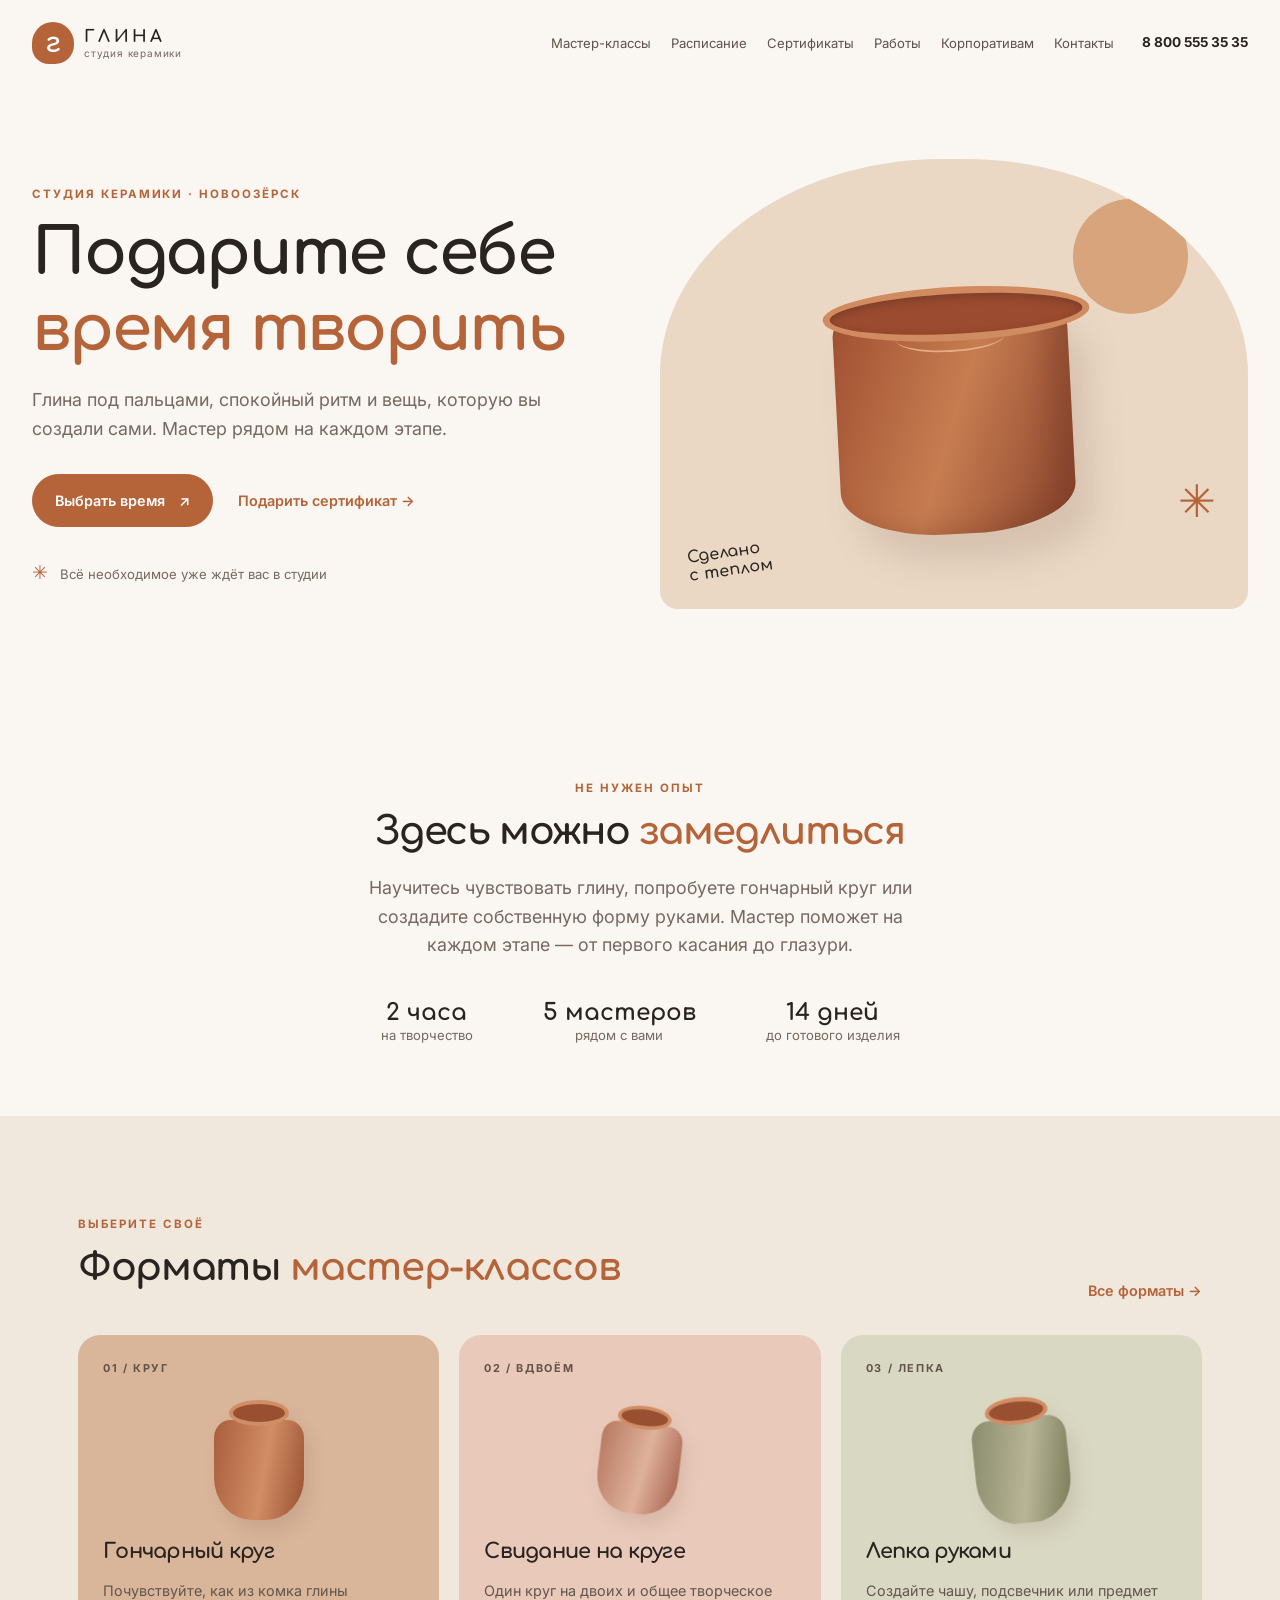
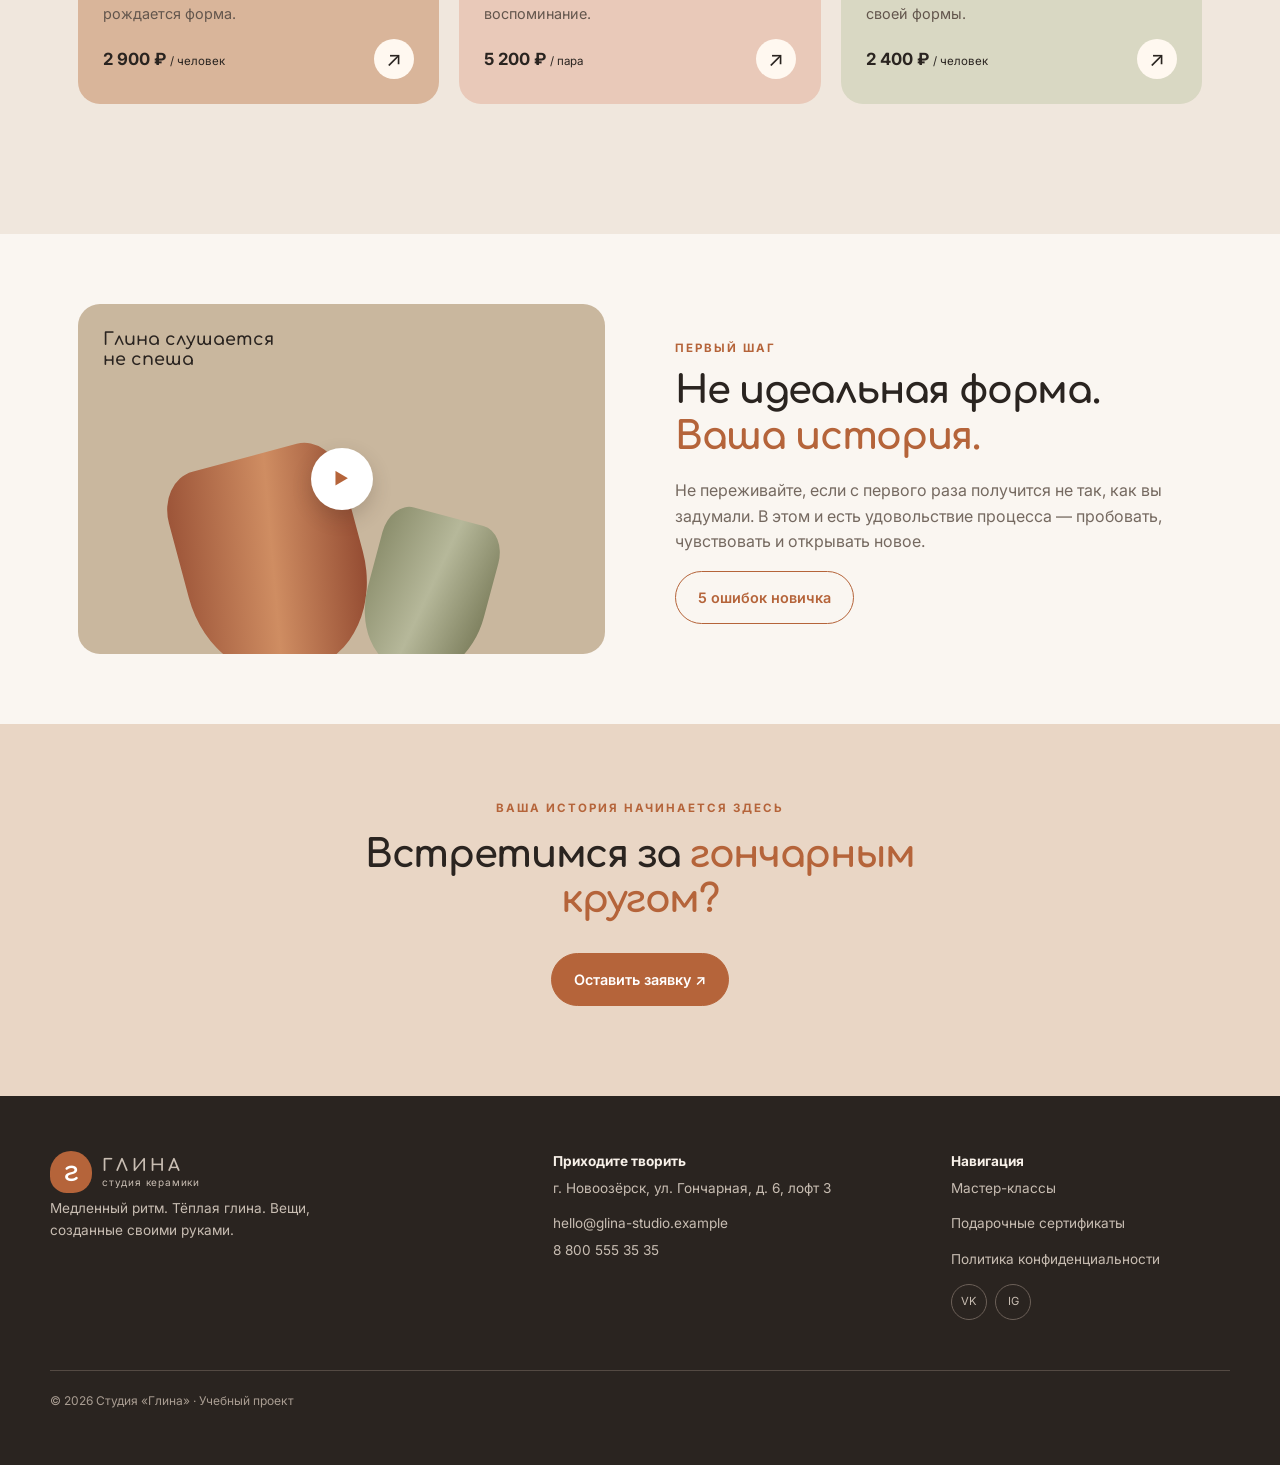
<file: Site/index.html>
<!doctype html>
<html lang="ru">
<head><!-- Google tag (gtag.js) -->
<script async src="https://www.googletagmanager.com/gtag/js?id=G-KFC1Y4EBLS"></script>
<script>
  window.dataLayer = window.dataLayer || [];
  function gtag(){dataLayer.push(arguments);}
  gtag('js', new Date());

  gtag('config', 'G-KFC1Y4EBLS');
</script>
  <meta charset="utf-8">
  <meta name="viewport" content="width=device-width, initial-scale=1">
  <meta name="theme-color" content="#FAF6F1">
  <meta name="description" content="Мастер-классы по гончарному кругу и лепке, расписание и подарочные сертификаты студии «Глина».">
  <meta property="og:title" content="Студия керамики">
  <meta property="og:description" content="Мастер-классы по гончарному кругу и лепке, расписание и подарочные сертификаты студии «Глина».">
  <meta property="og:image" content="img/og-cover.svg">
  <title>Студия керамики — Глина</title>
  <link rel="icon" href="img/favicon.svg" type="image/svg+xml">
  <link rel="preconnect" href="https://fonts.googleapis.com">
  <link rel="preconnect" href="https://fonts.gstatic.com" crossorigin>
  <link href="https://fonts.googleapis.com/css2?family=Comfortaa:wght@400;500;600;700&family=Inter:wght@400;500;600;700&display=swap" rel="stylesheet">
  <link rel="stylesheet" href="css/style.css">
  <script src="js/analytics.js" defer></script>
  <script src="js/main.js" defer></script>
</head>
<body>
<header class="site-header">
  <a class="brand" href="index.html" aria-label="Глина — главная"><span class="brand-mark">г</span><span><b>ГЛИНА</b><small>студия керамики</small></span></a>
  <button class="menu-toggle" aria-label="Открыть меню" aria-expanded="false">☰</button>
  <nav class="main-nav" aria-label="Основная навигация">
    <a href="classes.html">Мастер-классы</a><a href="schedule.html">Расписание</a><a href="gift.html">Сертификаты</a><a href="gallery.html">Работы</a><a href="corporate.html">Корпоративам</a><a href="contacts.html">Контакты</a>
  </nav>
  <a class="header-phone" href="tel:88005553535" data-event="contact_click" data-contact-type="phone">8 800 555 35 35</a>
</header>
<main>

<section class="hero">
  <div class="hero-copy"><p class="eyebrow">СТУДИЯ КЕРАМИКИ · НОВООЗЁРСК</p><h1>Подарите себе<br><em>время творить</em></h1><p class="lead">Глина под пальцами, спокойный ритм и вещь, которую вы создали сами. Мастер рядом на каждом этапе.</p><div class="hero-actions"><a class="btn" href="schedule.html" data-event="cta_click" data-button-name="hero_schedule" data-page-section="hero">Выбрать время <span>↗</span></a><a class="text-link" href="gift.html">Подарить сертификат →</a></div><div class="hero-note"><span>✳</span> Всё необходимое уже ждёт вас в студии</div></div>
  <div class="hero-art"><div class="sun"></div><div class="hero-pot"><div class="pot-neck"></div></div><div class="art-label">Сделано<br>с теплом</div><span class="art-star">✳</span></div>
</section>
<section class="intro section-wrap"><p class="eyebrow">НЕ НУЖЕН ОПЫТ</p><h2>Здесь можно <em>замедлиться</em></h2><p class="section-lead">Научитесь чувствовать глину, попробуете гончарный круг или создадите собственную форму руками. Мастер поможет на каждом этапе — от первого касания до глазури.</p><div class="stats"><div><b>2 часа</b><span>на творчество</span></div><div><b>5 мастеров</b><span>рядом с вами</span></div><div><b>14 дней</b><span>до готового изделия</span></div></div></section>
<section class="formats-band"><div class="section-wrap"><div class="section-heading"><div><p class="eyebrow">ВЫБЕРИТЕ СВОЁ</p><h2>Форматы <em>мастер-классов</em></h2></div><a class="text-link" href="classes.html">Все форматы →</a></div><div class="cards three">
<article class="format-card clay-card"><div class="card-number">01 / КРУГ</div><div class="mini-vase vase-one"></div><h3>Гончарный круг</h3><p>Почувствуйте, как из комка глины рождается форма.</p><div class="card-bottom"><b>2 900 ₽ <small>/ человек</small></b><a href="classes.html" data-event="class_view" data-class-format="wheel" aria-label="Подробнее о гончарном круге">↗</a></div></article>
<article class="format-card peach-card"><div class="card-number">02 / ВДВОЁМ</div><div class="mini-vase vase-two"></div><h3>Свидание на круге</h3><p>Один круг на двоих и общее творческое воспоминание.</p><div class="card-bottom"><b>5 200 ₽ <small>/ пара</small></b><a href="classes.html" data-event="class_view" data-class-format="date" aria-label="Подробнее о свидании">↗</a></div></article>
<article class="format-card sand-card"><div class="card-number">03 / ЛЕПКА</div><div class="mini-vase vase-three"></div><h3>Лепка руками</h3><p>Создайте чашу, подсвечник или предмет своей формы.</p><div class="card-bottom"><b>2 400 ₽ <small>/ человек</small></b><a href="classes.html" data-event="class_view" data-class-format="handbuilding" aria-label="Подробнее о лепке">↗</a></div></article></div></div></section>
<section class="video-section section-wrap"><div class="video-art"><div class="video-play">▶</div><span>Глина слушается<br>не спеша</span></div><div><p class="eyebrow">ПЕРВЫЙ ШАГ</p><h2>Не идеальная форма.<br><em>Ваша история.</em></h2><p>Не переживайте, если с первого раза получится не так, как вы задумали. В этом и есть удовольствие процесса — пробовать, чувствовать и открывать новое.</p><a class="btn btn-outline" href="first-wheel.html">5 ошибок новичка</a></div></section>
<section class="closing-cta"><p class="eyebrow">ВАША ИСТОРИЯ НАЧИНАЕТСЯ ЗДЕСЬ</p><h2>Встретимся за <em>гончарным кругом?</em></h2><a class="btn" href="contacts.html" data-event="cta_click" data-button-name="home_contact" data-page-section="closing">Оставить заявку ↗</a></section>

</main>
<footer class="site-footer">
  <div class="footer-brand"><a class="brand brand-light" href="index.html"><span class="brand-mark">г</span><span><b>ГЛИНА</b><small>студия керамики</small></span></a><p>Медленный ритм. Тёплая глина. Вещи, созданные своими руками.</p></div>
  <div><b>Приходите творить</b><p>г. Новоозёрск, ул. Гончарная, д. 6, лофт 3</p><a href="mailto:hello@glina-studio.example" data-event="contact_click" data-contact-type="email">hello@glina-studio.example</a><p><a href="tel:88005553535" data-event="contact_click" data-contact-type="phone">8 800 555 35 35</a></p></div>
  <div><b>Навигация</b><p><a href="classes.html">Мастер-классы</a></p><p><a href="gift.html">Подарочные сертификаты</a></p><p><a href="privacy.html">Политика конфиденциальности</a></p><div class="socials"><a href="https://vk.com/" data-event="social_click" data-network="vk" data-page-section="footer">VK</a><a href="https://instagram.com/" data-event="social_click" data-network="instagram" data-page-section="footer">IG</a></div></div>
  <div class="copyright">© 2026 Студия «Глина» · Учебный проект</div>
</footer>
</body></html>
</file>
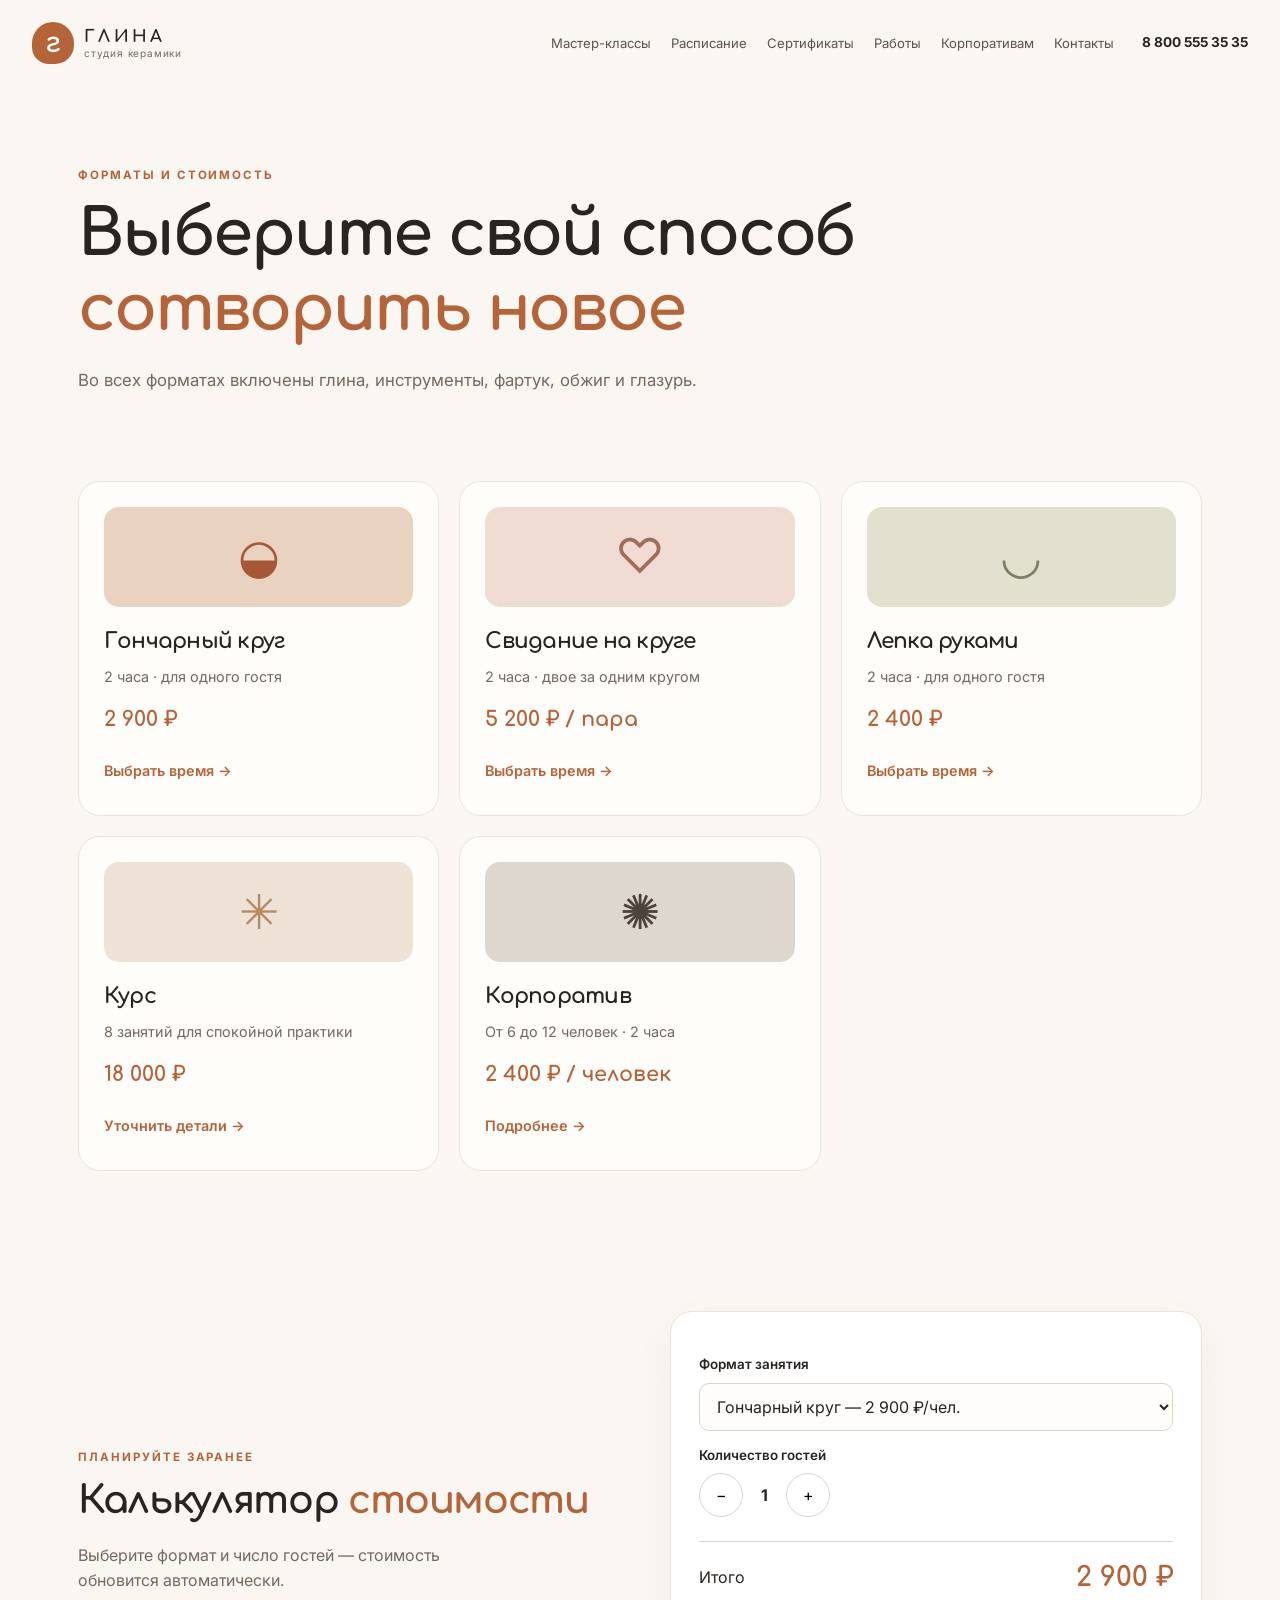
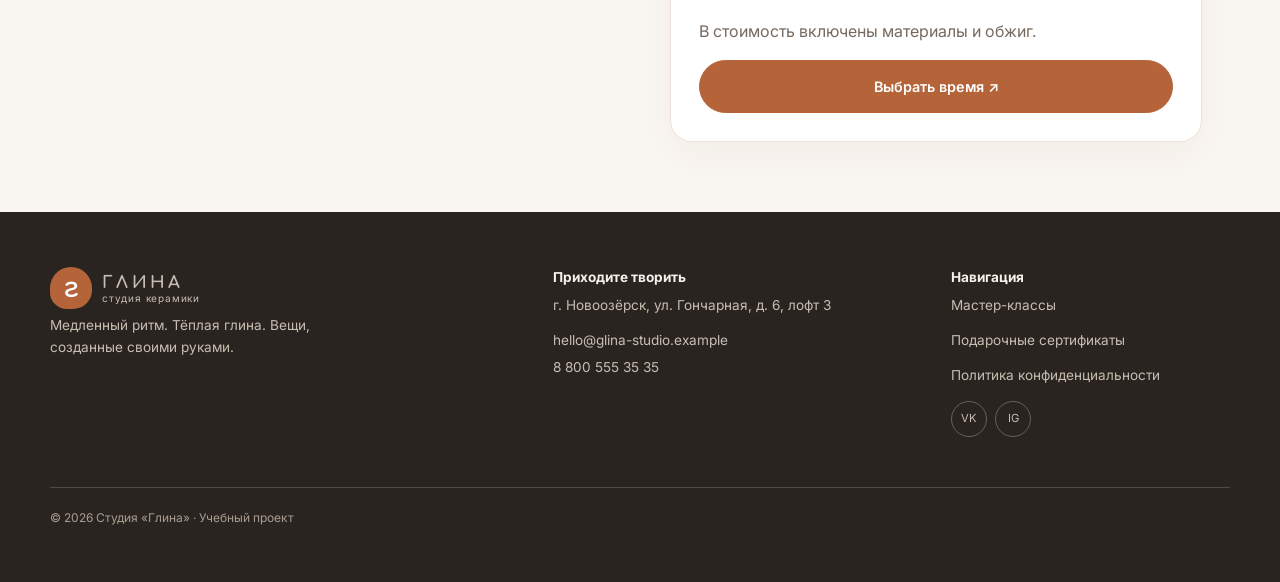
<file: Site/classes.html>
<!doctype html>
<html lang="ru">
<head><!-- Google tag (gtag.js) -->
<script async src="https://www.googletagmanager.com/gtag/js?id=G-KFC1Y4EBLS"></script>
<script>
  window.dataLayer = window.dataLayer || [];
  function gtag(){dataLayer.push(arguments);}
  gtag('js', new Date());

  gtag('config', 'G-KFC1Y4EBLS');
</script>
  <meta charset="utf-8">
  <meta name="viewport" content="width=device-width, initial-scale=1">
  <meta name="theme-color" content="#FAF6F1">
  <meta name="description" content="Форматы и стоимость занятий в студии керамики «Глина». Рассчитайте стоимость мастер-класса.">
  <meta property="og:title" content="Мастер-классы">
  <meta property="og:description" content="Форматы и стоимость занятий в студии керамики «Глина». Рассчитайте стоимость мастер-класса.">
  <meta property="og:image" content="img/og-cover.svg">
  <title>Мастер-классы — Глина</title>
  <link rel="icon" href="img/favicon.svg" type="image/svg+xml">
  <link rel="preconnect" href="https://fonts.googleapis.com">
  <link rel="preconnect" href="https://fonts.gstatic.com" crossorigin>
  <link href="https://fonts.googleapis.com/css2?family=Comfortaa:wght@400;500;600;700&family=Inter:wght@400;500;600;700&display=swap" rel="stylesheet">
  <link rel="stylesheet" href="css/style.css">
  <script src="js/analytics.js" defer></script>
  <script src="js/main.js" defer></script>
</head>
<body>
<header class="site-header">
  <a class="brand" href="index.html" aria-label="Глина — главная"><span class="brand-mark">г</span><span><b>ГЛИНА</b><small>студия керамики</small></span></a>
  <button class="menu-toggle" aria-label="Открыть меню" aria-expanded="false">☰</button>
  <nav class="main-nav" aria-label="Основная навигация">
    <a href="classes.html">Мастер-классы</a><a href="schedule.html">Расписание</a><a href="gift.html">Сертификаты</a><a href="gallery.html">Работы</a><a href="corporate.html">Корпоративам</a><a href="contacts.html">Контакты</a>
  </nav>
  <a class="header-phone" href="tel:88005553535" data-event="contact_click" data-contact-type="phone">8 800 555 35 35</a>
</header>
<main>

<section class="page-hero"><p class="eyebrow">ФОРМАТЫ И СТОИМОСТЬ</p><h1>Выберите свой способ<br><em>сотворить новое</em></h1><p>Во всех форматах включены глина, инструменты, фартук, обжиг и глазурь.</p></section>
<section class="section-wrap cards three class-list">
<article class="simple-card"><div class="card-illustration terracotta">◒</div><h2>Гончарный круг</h2><p>2 часа · для одного гостя</p><b class="price">2 900 ₽</b><a class="text-link" href="schedule.html">Выбрать время →</a></article>
<article class="simple-card"><div class="card-illustration blush">♡</div><h2>Свидание на круге</h2><p>2 часа · двое за одним кругом</p><b class="price">5 200 ₽ / пара</b><a class="text-link" href="schedule.html">Выбрать время →</a></article>
<article class="simple-card"><div class="card-illustration olive">◡</div><h2>Лепка руками</h2><p>2 часа · для одного гостя</p><b class="price">2 400 ₽</b><a class="text-link" href="schedule.html">Выбрать время →</a></article>
<article class="simple-card"><div class="card-illustration sand">✳</div><h2>Курс</h2><p>8 занятий для спокойной практики</p><b class="price">18 000 ₽</b><a class="text-link" href="contacts.html">Уточнить детали →</a></article>
<article class="simple-card"><div class="card-illustration graphite">✺</div><h2>Корпоратив</h2><p>От 6 до 12 человек · 2 часа</p><b class="price">2 400 ₽ / человек</b><a class="text-link" href="corporate.html">Подробнее →</a></article>
</section>
<section class="calculator section-wrap"><div><p class="eyebrow">ПЛАНИРУЙТЕ ЗАРАНЕЕ</p><h2>Калькулятор <em>стоимости</em></h2><p>Выберите формат и число гостей — стоимость обновится автоматически.</p></div><div class="calc-box"><label for="class-format">Формат занятия</label><select id="class-format"><option value="wheel">Гончарный круг — 2 900 ₽/чел.</option><option value="date">Свидание на круге — 5 200 ₽/пара</option><option value="handbuilding">Лепка руками — 2 400 ₽/чел.</option><option value="course">Курс 8 занятий — 18 000 ₽</option><option value="corporate">Корпоратив — 2 400 ₽/чел., минимум 6</option></select><label for="people-count">Количество гостей</label><div class="stepper"><button type="button" id="people-minus" aria-label="Уменьшить число гостей">−</button><output id="people-output">1</output><button type="button" id="people-plus" aria-label="Увеличить число гостей">+</button></div><div class="calc-result"><span>Итого</span><strong id="total-price">2 900 ₽</strong></div><p class="muted" id="calc-note">В стоимость включены материалы и обжиг.</p><a class="btn btn-full" href="schedule.html" data-event="cta_click" data-button-name="calculator_schedule" data-page-section="calculator">Выбрать время ↗</a></div></section>

</main>
<footer class="site-footer">
  <div class="footer-brand"><a class="brand brand-light" href="index.html"><span class="brand-mark">г</span><span><b>ГЛИНА</b><small>студия керамики</small></span></a><p>Медленный ритм. Тёплая глина. Вещи, созданные своими руками.</p></div>
  <div><b>Приходите творить</b><p>г. Новоозёрск, ул. Гончарная, д. 6, лофт 3</p><a href="mailto:hello@glina-studio.example" data-event="contact_click" data-contact-type="email">hello@glina-studio.example</a><p><a href="tel:88005553535" data-event="contact_click" data-contact-type="phone">8 800 555 35 35</a></p></div>
  <div><b>Навигация</b><p><a href="classes.html">Мастер-классы</a></p><p><a href="gift.html">Подарочные сертификаты</a></p><p><a href="privacy.html">Политика конфиденциальности</a></p><div class="socials"><a href="https://vk.com/" data-event="social_click" data-network="vk" data-page-section="footer">VK</a><a href="https://instagram.com/" data-event="social_click" data-network="instagram" data-page-section="footer">IG</a></div></div>
  <div class="copyright">© 2026 Студия «Глина» · Учебный проект</div>
</footer>
</body></html>
</file>
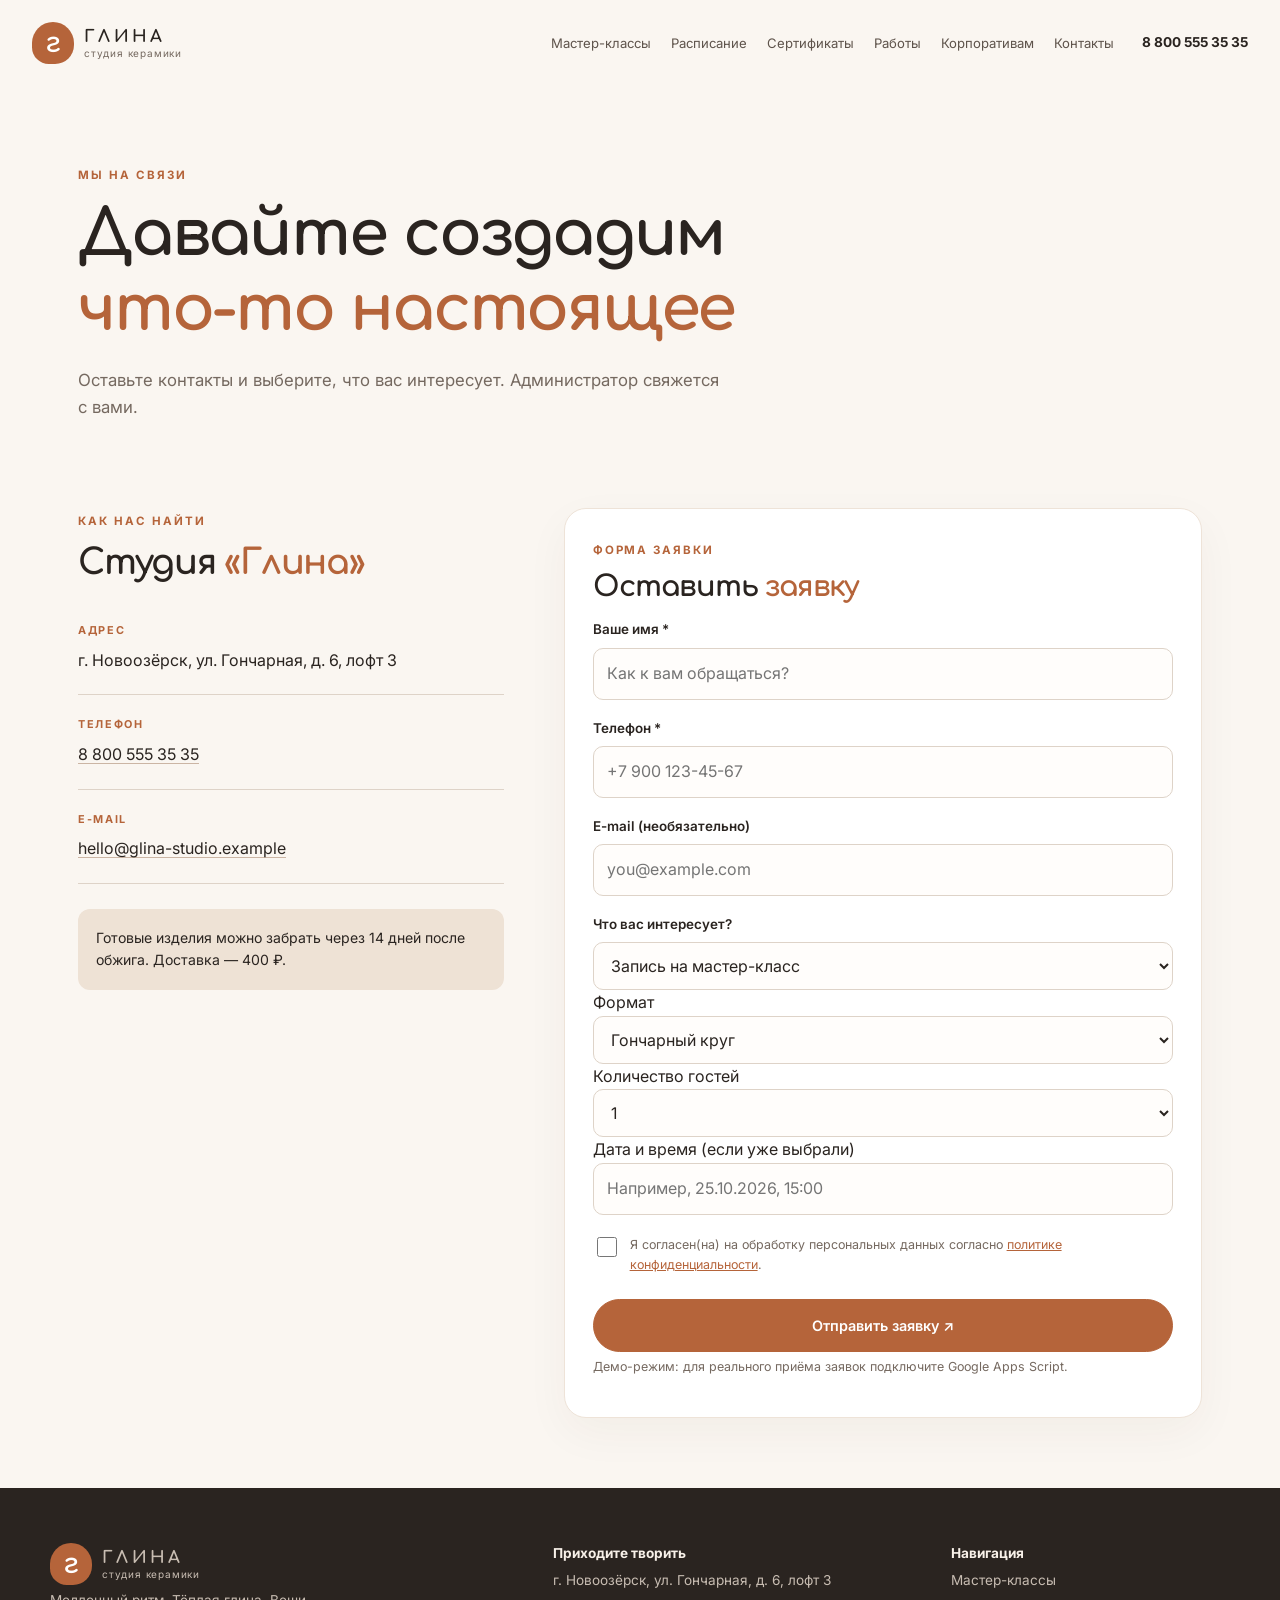
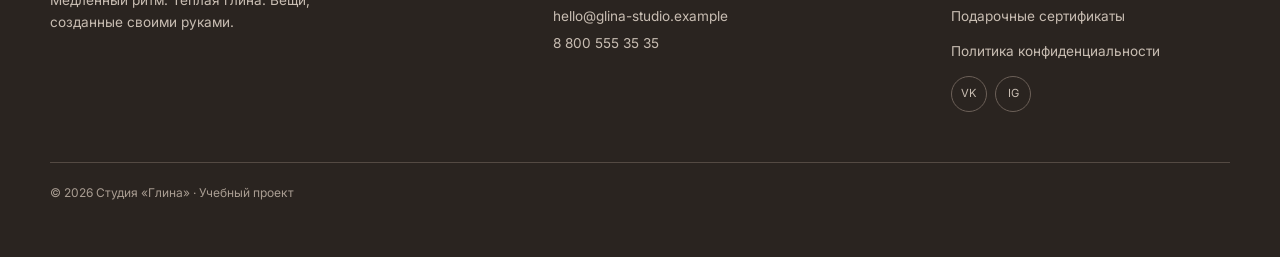
<file: Site/contacts.html>
<!doctype html>
<html lang="ru">
<head><!-- Google tag (gtag.js) -->
<script async src="https://www.googletagmanager.com/gtag/js?id=G-KFC1Y4EBLS"></script>
<script>
  window.dataLayer = window.dataLayer || [];
  function gtag(){dataLayer.push(arguments);}
  gtag('js', new Date());

  gtag('config', 'G-KFC1Y4EBLS');
</script>
  <meta charset="utf-8">
  <meta name="viewport" content="width=device-width, initial-scale=1">
  <meta name="theme-color" content="#FAF6F1">
  <meta name="description" content="Оставьте заявку на мастер-класс или подарочный сертификат в студии «Глина».">
  <meta property="og:title" content="Заявка и контакты">
  <meta property="og:description" content="Оставьте заявку на мастер-класс или подарочный сертификат в студии «Глина».">
  <meta property="og:image" content="img/og-cover.svg">
  <title>Заявка и контакты — Глина</title>
  <link rel="icon" href="img/favicon.svg" type="image/svg+xml">
  <link rel="preconnect" href="https://fonts.googleapis.com">
  <link rel="preconnect" href="https://fonts.gstatic.com" crossorigin>
  <link href="https://fonts.googleapis.com/css2?family=Comfortaa:wght@400;500;600;700&family=Inter:wght@400;500;600;700&display=swap" rel="stylesheet">
  <link rel="stylesheet" href="css/style.css">
  <script src="js/analytics.js" defer></script>
  <script src="js/main.js" defer></script>
</head>
<body>
<header class="site-header">
  <a class="brand" href="index.html" aria-label="Глина — главная"><span class="brand-mark">г</span><span><b>ГЛИНА</b><small>студия керамики</small></span></a>
  <button class="menu-toggle" aria-label="Открыть меню" aria-expanded="false">☰</button>
  <nav class="main-nav" aria-label="Основная навигация">
    <a href="classes.html">Мастер-классы</a><a href="schedule.html">Расписание</a><a href="gift.html">Сертификаты</a><a href="gallery.html">Работы</a><a href="corporate.html">Корпоративам</a><a href="contacts.html">Контакты</a>
  </nav>
  <a class="header-phone" href="tel:88005553535" data-event="contact_click" data-contact-type="phone">8 800 555 35 35</a>
</header>
<main>

<section class="page-hero"><p class="eyebrow">МЫ НА СВЯЗИ</p><h1>Давайте создадим<br><em>что-то настоящее</em></h1><p>Оставьте контакты и выберите, что вас интересует. Администратор свяжется с вами.</p></section>
<section class="contact-layout section-wrap"><div class="contact-details"><p class="eyebrow">КАК НАС НАЙТИ</p><h2>Студия <em>«Глина»</em></h2><div class="contact-item"><span>АДРЕС</span><p>г. Новоозёрск, ул. Гончарная, д. 6, лофт 3</p></div><div class="contact-item"><span>ТЕЛЕФОН</span><p><a href="tel:88005553535" data-event="contact_click" data-contact-type="phone">8 800 555 35 35</a></p></div><div class="contact-item"><span>E-MAIL</span><p><a href="mailto:hello@glina-studio.example" data-event="contact_click" data-contact-type="email">hello@glina-studio.example</a></p></div><div class="note-box">Готовые изделия можно забрать через 14 дней после обжига. Доставка — 400 ₽.</div></div>
<form id="lead-form" class="lead-form" novalidate><p class="eyebrow">ФОРМА ЗАЯВКИ</p><h2>Оставить <em>заявку</em></h2><div class="form-alert" id="form-alert" role="alert" hidden></div>
<input type="hidden" name="request_id" id="request-id"><input type="hidden" name="utm_source"><input type="hidden" name="utm_medium"><input type="hidden" name="utm_campaign"><input type="hidden" name="utm_content">
<label for="name">Ваше имя *</label><input id="name" name="name" required minlength="2" maxlength="60" placeholder="Как к вам обращаться?"><small class="field-error" data-error-for="name"></small>
<label for="phone">Телефон *</label><input id="phone" name="phone" required inputmode="tel" placeholder="+7 900 123-45-67"><small class="field-error" data-error-for="phone"></small>
<label for="email">E-mail (необязательно)</label><input id="email" name="email" type="email" placeholder="you@example.com"><small class="field-error" data-error-for="email"></small>
<label for="lead-type">Что вас интересует?</label><select id="lead-type" name="lead_type"><option value="class">Запись на мастер-класс</option><option value="gift">Подарочный сертификат</option></select>
<div id="class-fields"><label for="class-format">Формат</label><select id="class-format" name="class_format"><option value="wheel">Гончарный круг</option><option value="date">Свидание на круге</option><option value="handbuilding">Лепка руками</option><option value="course">Курс 8 занятий</option><option value="corporate">Корпоратив</option></select><label for="people">Количество гостей</label><select id="people" name="people"><option>1</option><option>2</option><option>3</option><option>4</option><option>5</option><option>6</option><option>7</option><option>8</option><option>9</option><option>10</option><option>11</option><option>12</option></select><label for="slot">Дата и время (если уже выбрали)</label><input id="slot" name="slot" placeholder="Например, 25.10.2026, 15:00"></div>
<label class="consent"><input type="checkbox" name="consent" required><span>Я согласен(на) на обработку персональных данных согласно <a href="privacy.html">политике конфиденциальности</a>.</span></label><small class="field-error" data-error-for="consent"></small>
<button class="btn btn-full" type="submit">Отправить заявку ↗</button><p class="muted small">Демо-режим: для реального приёма заявок подключите Google Apps Script.</p></form></section>

</main>
<footer class="site-footer">
  <div class="footer-brand"><a class="brand brand-light" href="index.html"><span class="brand-mark">г</span><span><b>ГЛИНА</b><small>студия керамики</small></span></a><p>Медленный ритм. Тёплая глина. Вещи, созданные своими руками.</p></div>
  <div><b>Приходите творить</b><p>г. Новоозёрск, ул. Гончарная, д. 6, лофт 3</p><a href="mailto:hello@glina-studio.example" data-event="contact_click" data-contact-type="email">hello@glina-studio.example</a><p><a href="tel:88005553535" data-event="contact_click" data-contact-type="phone">8 800 555 35 35</a></p></div>
  <div><b>Навигация</b><p><a href="classes.html">Мастер-классы</a></p><p><a href="gift.html">Подарочные сертификаты</a></p><p><a href="privacy.html">Политика конфиденциальности</a></p><div class="socials"><a href="https://vk.com/" data-event="social_click" data-network="vk" data-page-section="footer">VK</a><a href="https://instagram.com/" data-event="social_click" data-network="instagram" data-page-section="footer">IG</a></div></div>
  <div class="copyright">© 2026 Студия «Глина» · Учебный проект</div>
</footer>
</body></html>
</file>
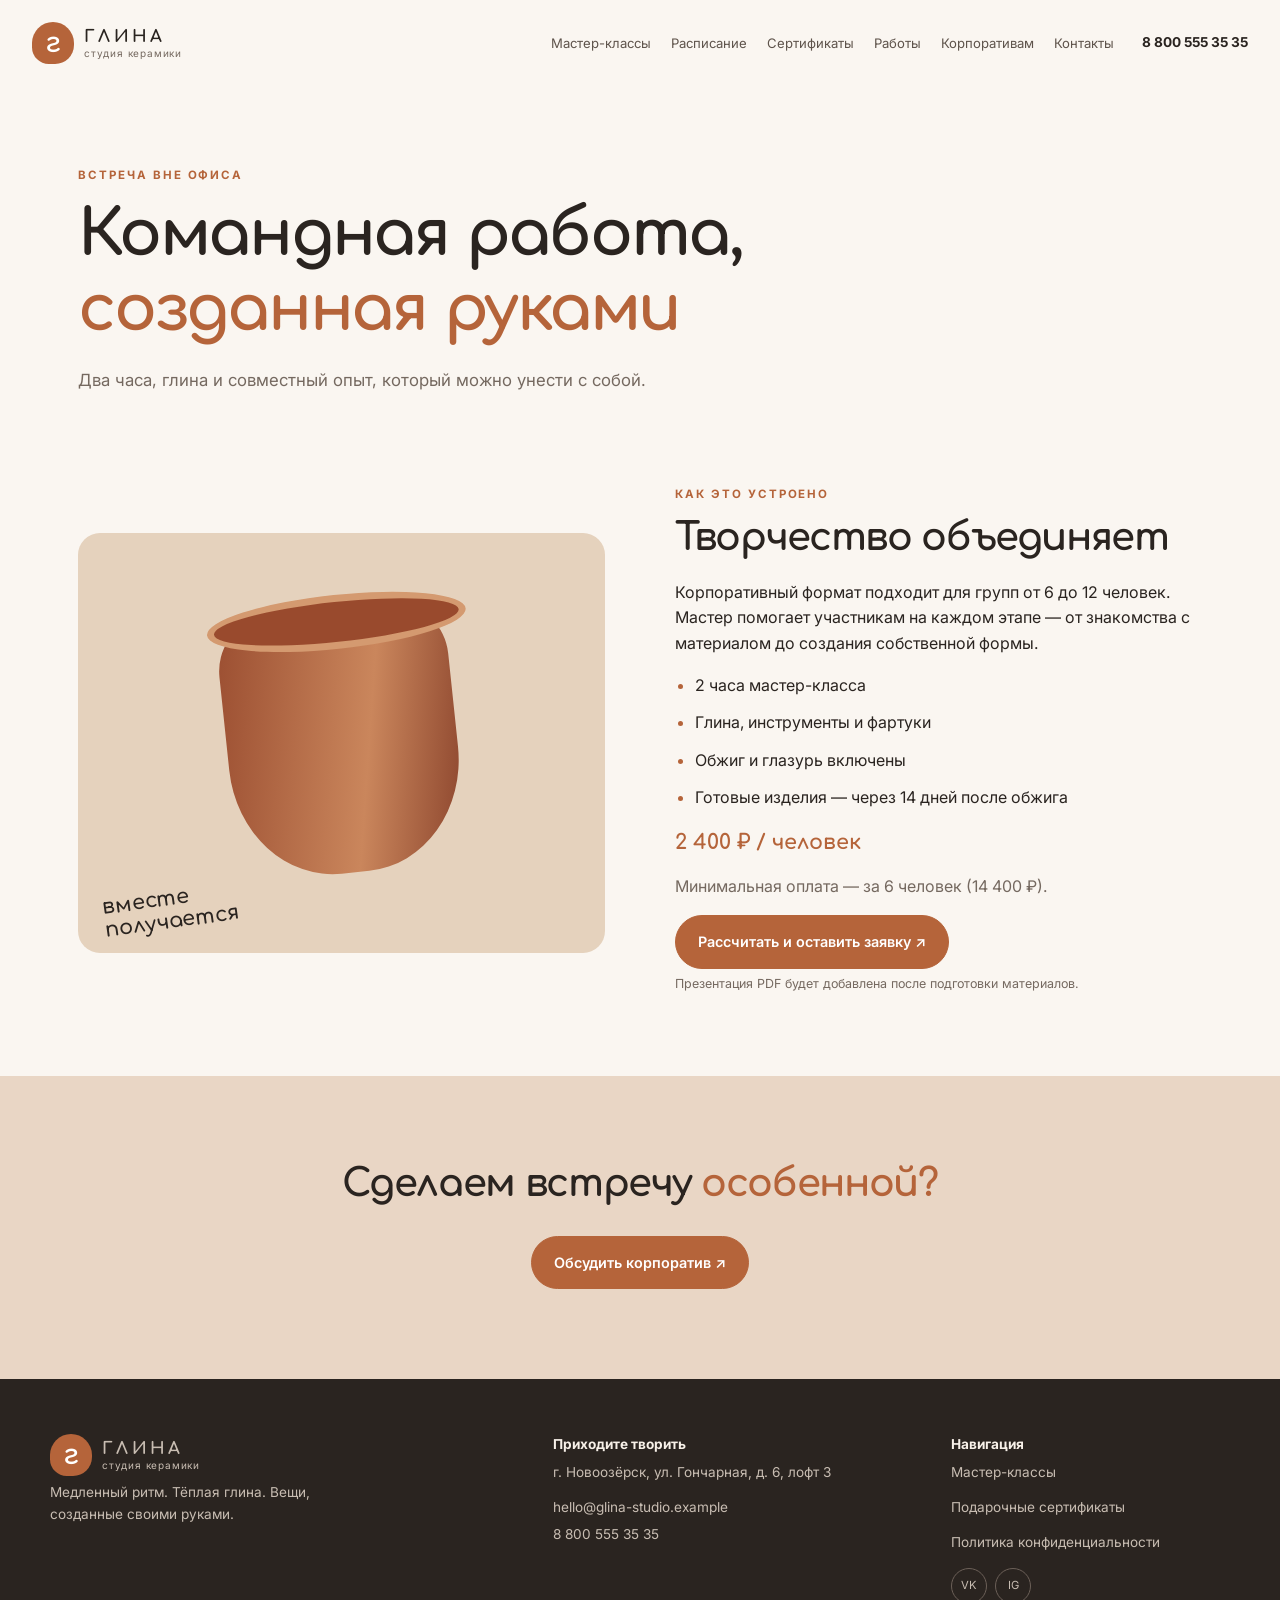
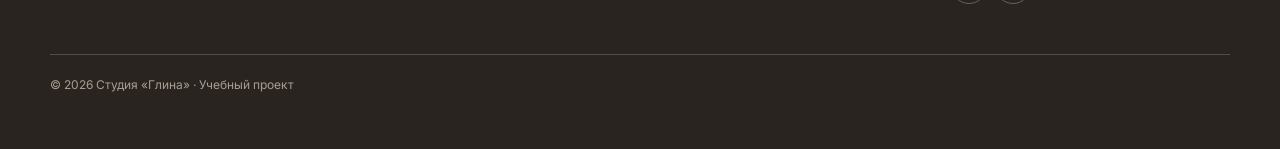
<file: Site/corporate.html>
<!doctype html>
<html lang="ru">
<head><!-- Google tag (gtag.js) -->
<script async src="https://www.googletagmanager.com/gtag/js?id=G-KFC1Y4EBLS"></script>
<script>
  window.dataLayer = window.dataLayer || [];
  function gtag(){dataLayer.push(arguments);}
  gtag('js', new Date());

  gtag('config', 'G-KFC1Y4EBLS');
</script>
  <meta charset="utf-8">
  <meta name="viewport" content="width=device-width, initial-scale=1">
  <meta name="theme-color" content="#FAF6F1">
  <meta name="description" content="Творческий корпоратив в студии керамики «Глина» для команд от 6 до 12 человек.">
  <meta property="og:title" content="Корпоративы">
  <meta property="og:description" content="Творческий корпоратив в студии керамики «Глина» для команд от 6 до 12 человек.">
  <meta property="og:image" content="img/og-cover.svg">
  <title>Корпоративы — Глина</title>
  <link rel="icon" href="img/favicon.svg" type="image/svg+xml">
  <link rel="preconnect" href="https://fonts.googleapis.com">
  <link rel="preconnect" href="https://fonts.gstatic.com" crossorigin>
  <link href="https://fonts.googleapis.com/css2?family=Comfortaa:wght@400;500;600;700&family=Inter:wght@400;500;600;700&display=swap" rel="stylesheet">
  <link rel="stylesheet" href="css/style.css">
  <script src="js/analytics.js" defer></script>
  <script src="js/main.js" defer></script>
</head>
<body>
<header class="site-header">
  <a class="brand" href="index.html" aria-label="Глина — главная"><span class="brand-mark">г</span><span><b>ГЛИНА</b><small>студия керамики</small></span></a>
  <button class="menu-toggle" aria-label="Открыть меню" aria-expanded="false">☰</button>
  <nav class="main-nav" aria-label="Основная навигация">
    <a href="classes.html">Мастер-классы</a><a href="schedule.html">Расписание</a><a href="gift.html">Сертификаты</a><a href="gallery.html">Работы</a><a href="corporate.html">Корпоративам</a><a href="contacts.html">Контакты</a>
  </nav>
  <a class="header-phone" href="tel:88005553535" data-event="contact_click" data-contact-type="phone">8 800 555 35 35</a>
</header>
<main>

<section class="page-hero"><p class="eyebrow">ВСТРЕЧА ВНЕ ОФИСА</p><h1>Командная работа,<br><em>созданная руками</em></h1><p>Два часа, глина и совместный опыт, который можно унести с собой.</p></section>
<section class="corporate-layout section-wrap"><div class="corporate-art"><div class="corporate-pot"></div><span>вместе<br>получается</span></div><div><p class="eyebrow">КАК ЭТО УСТРОЕНО</p><h2>Творчество объединяет</h2><p>Корпоративный формат подходит для групп от 6 до 12 человек. Мастер помогает участникам на каждом этапе — от знакомства с материалом до создания собственной формы.</p><ul class="check-list"><li>2 часа мастер-класса</li><li>Глина, инструменты и фартуки</li><li>Обжиг и глазурь включены</li><li>Готовые изделия — через 14 дней после обжига</li></ul><p class="price">2 400 ₽ / человек</p><p class="muted">Минимальная оплата — за 6 человек (14 400 ₽).</p><a class="btn" href="contacts.html?type=corporate" data-event="cta_click" data-button-name="corporate_calc" data-page-section="corporate">Рассчитать и оставить заявку ↗</a><p class="small muted">Презентация PDF будет добавлена после подготовки материалов.</p></div></section>
<section class="closing-cta"><h2>Сделаем встречу <em>особенной?</em></h2><a class="btn" href="contacts.html">Обсудить корпоратив ↗</a></section>

</main>
<footer class="site-footer">
  <div class="footer-brand"><a class="brand brand-light" href="index.html"><span class="brand-mark">г</span><span><b>ГЛИНА</b><small>студия керамики</small></span></a><p>Медленный ритм. Тёплая глина. Вещи, созданные своими руками.</p></div>
  <div><b>Приходите творить</b><p>г. Новоозёрск, ул. Гончарная, д. 6, лофт 3</p><a href="mailto:hello@glina-studio.example" data-event="contact_click" data-contact-type="email">hello@glina-studio.example</a><p><a href="tel:88005553535" data-event="contact_click" data-contact-type="phone">8 800 555 35 35</a></p></div>
  <div><b>Навигация</b><p><a href="classes.html">Мастер-классы</a></p><p><a href="gift.html">Подарочные сертификаты</a></p><p><a href="privacy.html">Политика конфиденциальности</a></p><div class="socials"><a href="https://vk.com/" data-event="social_click" data-network="vk" data-page-section="footer">VK</a><a href="https://instagram.com/" data-event="social_click" data-network="instagram" data-page-section="footer">IG</a></div></div>
  <div class="copyright">© 2026 Студия «Глина» · Учебный проект</div>
</footer>
</body></html>
</file>
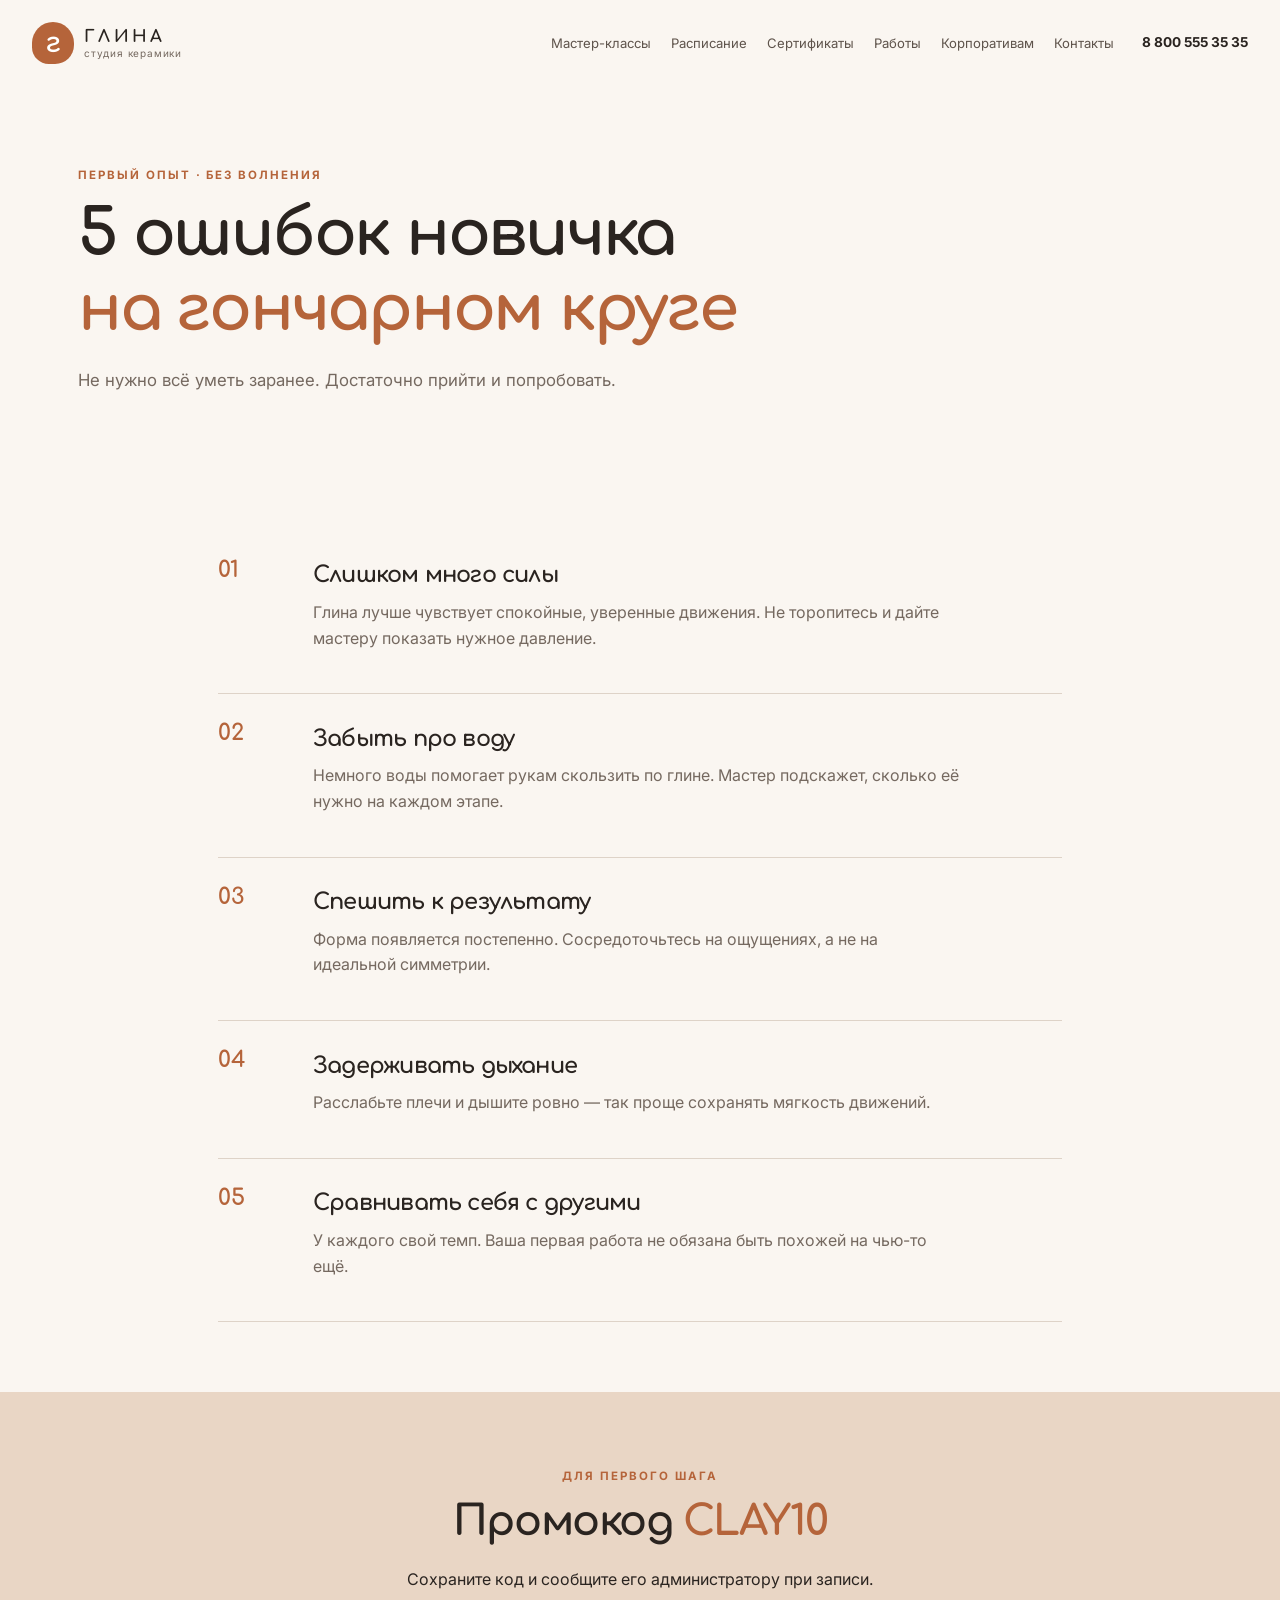
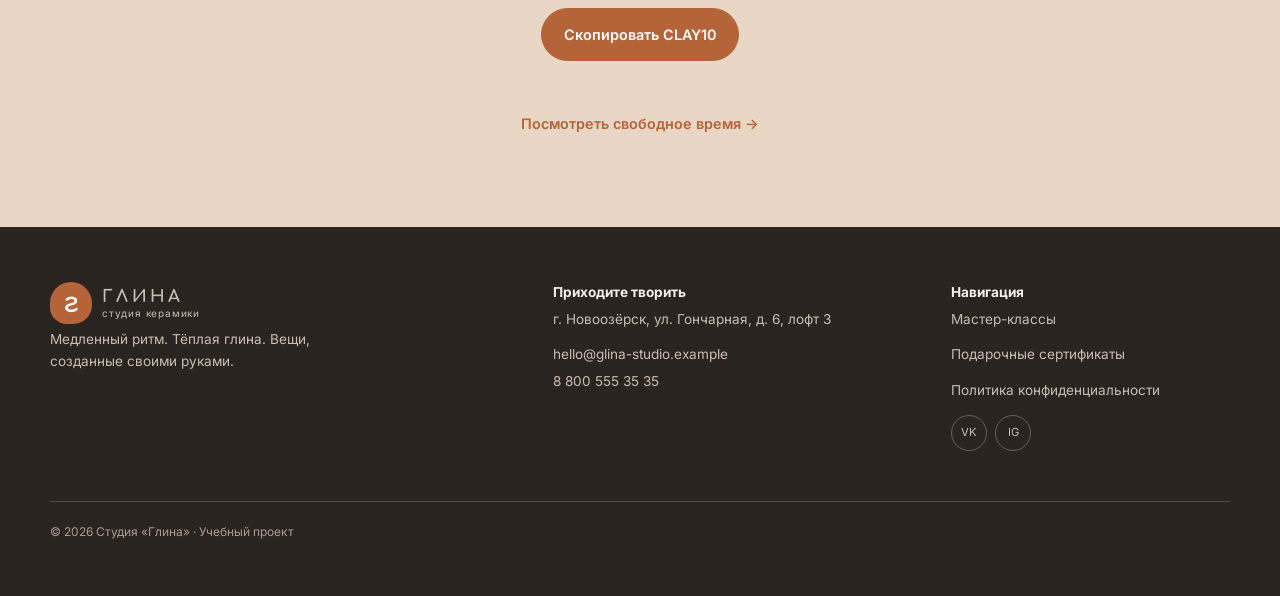
<file: Site/first-wheel.html>
<!doctype html>
<html lang="ru">
<head><!-- Google tag (gtag.js) -->
<script async src="https://www.googletagmanager.com/gtag/js?id=G-KFC1Y4EBLS"></script>
<script>
  window.dataLayer = window.dataLayer || [];
  function gtag(){dataLayer.push(arguments);}
  gtag('js', new Date());

  gtag('config', 'G-KFC1Y4EBLS');
</script>
  <meta charset="utf-8">
  <meta name="viewport" content="width=device-width, initial-scale=1">
  <meta name="theme-color" content="#FAF6F1">
  <meta name="description" content="Пять частых ошибок новичка на гончарном круге и советы мастера студии «Глина».">
  <meta property="og:title" content="5 ошибок новичка">
  <meta property="og:description" content="Пять частых ошибок новичка на гончарном круге и советы мастера студии «Глина».">
  <meta property="og:image" content="img/og-cover.svg">
  <title>5 ошибок новичка — Глина</title>
  <link rel="icon" href="img/favicon.svg" type="image/svg+xml">
  <link rel="preconnect" href="https://fonts.googleapis.com">
  <link rel="preconnect" href="https://fonts.gstatic.com" crossorigin>
  <link href="https://fonts.googleapis.com/css2?family=Comfortaa:wght@400;500;600;700&family=Inter:wght@400;500;600;700&display=swap" rel="stylesheet">
  <link rel="stylesheet" href="css/style.css">
  <script src="js/analytics.js" defer></script>
  <script src="js/main.js" defer></script>
</head>
<body>
<header class="site-header">
  <a class="brand" href="index.html" aria-label="Глина — главная"><span class="brand-mark">г</span><span><b>ГЛИНА</b><small>студия керамики</small></span></a>
  <button class="menu-toggle" aria-label="Открыть меню" aria-expanded="false">☰</button>
  <nav class="main-nav" aria-label="Основная навигация">
    <a href="classes.html">Мастер-классы</a><a href="schedule.html">Расписание</a><a href="gift.html">Сертификаты</a><a href="gallery.html">Работы</a><a href="corporate.html">Корпоративам</a><a href="contacts.html">Контакты</a>
  </nav>
  <a class="header-phone" href="tel:88005553535" data-event="contact_click" data-contact-type="phone">8 800 555 35 35</a>
</header>
<main>

<section class="page-hero"><p class="eyebrow">ПЕРВЫЙ ОПЫТ · БЕЗ ВОЛНЕНИЯ</p><h1>5 ошибок новичка<br><em>на гончарном круге</em></h1><p>Не нужно всё уметь заранее. Достаточно прийти и попробовать.</p></section>
<section class="section-wrap mistakes"><article><span>01</span><div><h2>Слишком много силы</h2><p>Глина лучше чувствует спокойные, уверенные движения. Не торопитесь и дайте мастеру показать нужное давление.</p></div></article><article><span>02</span><div><h2>Забыть про воду</h2><p>Немного воды помогает рукам скользить по глине. Мастер подскажет, сколько её нужно на каждом этапе.</p></div></article><article><span>03</span><div><h2>Спешить к результату</h2><p>Форма появляется постепенно. Сосредоточьтесь на ощущениях, а не на идеальной симметрии.</p></div></article><article><span>04</span><div><h2>Задерживать дыхание</h2><p>Расслабьте плечи и дышите ровно — так проще сохранять мягкость движений.</p></div></article><article><span>05</span><div><h2>Сравнивать себя с другими</h2><p>У каждого свой темп. Ваша первая работа не обязана быть похожей на чью-то ещё.</p></div></article></section>
<section class="promo-section"><p class="eyebrow">ДЛЯ ПЕРВОГО ШАГА</p><h2>Промокод <em>CLAY10</em></h2><p>Сохраните код и сообщите его администратору при записи.</p><button class="btn" id="copy-promo" data-event="cta_click" data-button-name="firstwheel_schedule" data-page-section="promo">Скопировать CLAY10</button><p id="promo-message" aria-live="polite"></p><a class="text-link" href="schedule.html">Посмотреть свободное время →</a></section>

</main>
<footer class="site-footer">
  <div class="footer-brand"><a class="brand brand-light" href="index.html"><span class="brand-mark">г</span><span><b>ГЛИНА</b><small>студия керамики</small></span></a><p>Медленный ритм. Тёплая глина. Вещи, созданные своими руками.</p></div>
  <div><b>Приходите творить</b><p>г. Новоозёрск, ул. Гончарная, д. 6, лофт 3</p><a href="mailto:hello@glina-studio.example" data-event="contact_click" data-contact-type="email">hello@glina-studio.example</a><p><a href="tel:88005553535" data-event="contact_click" data-contact-type="phone">8 800 555 35 35</a></p></div>
  <div><b>Навигация</b><p><a href="classes.html">Мастер-классы</a></p><p><a href="gift.html">Подарочные сертификаты</a></p><p><a href="privacy.html">Политика конфиденциальности</a></p><div class="socials"><a href="https://vk.com/" data-event="social_click" data-network="vk" data-page-section="footer">VK</a><a href="https://instagram.com/" data-event="social_click" data-network="instagram" data-page-section="footer">IG</a></div></div>
  <div class="copyright">© 2026 Студия «Глина» · Учебный проект</div>
</footer>
</body></html>
</file>
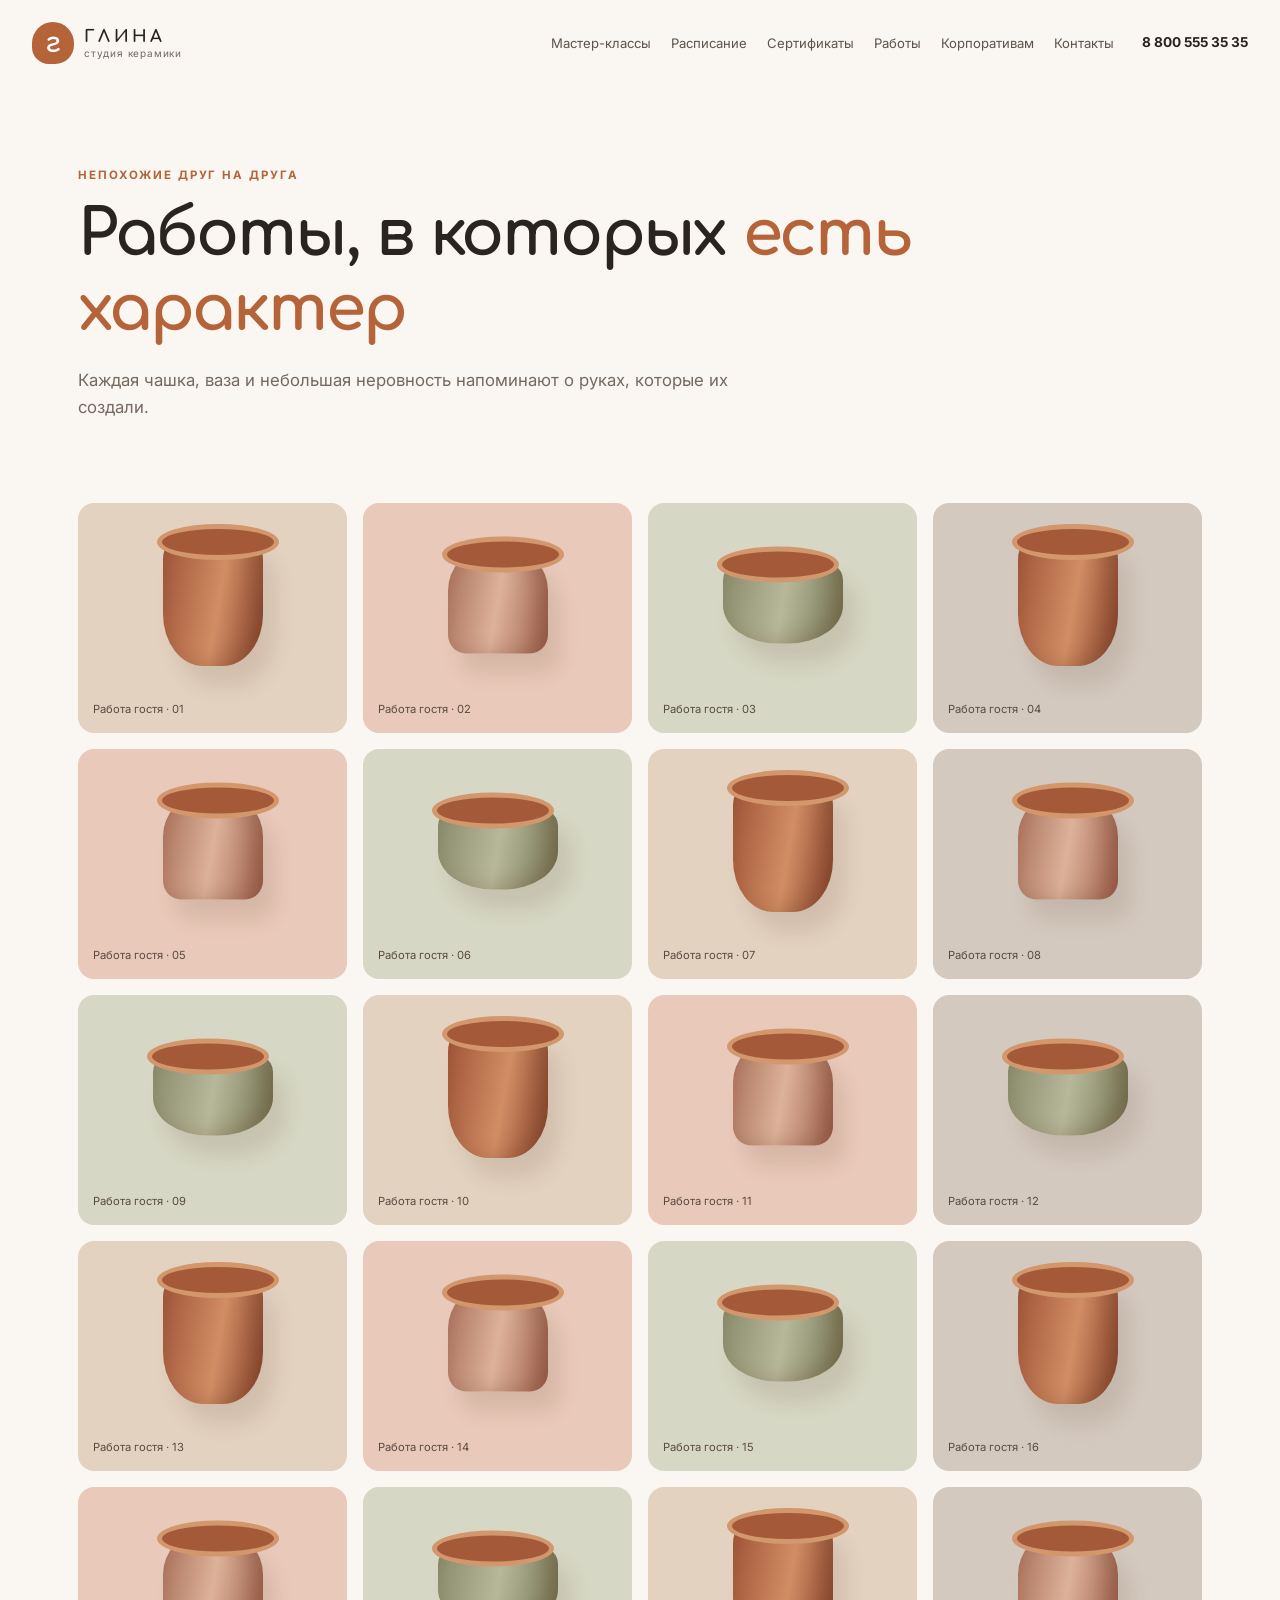
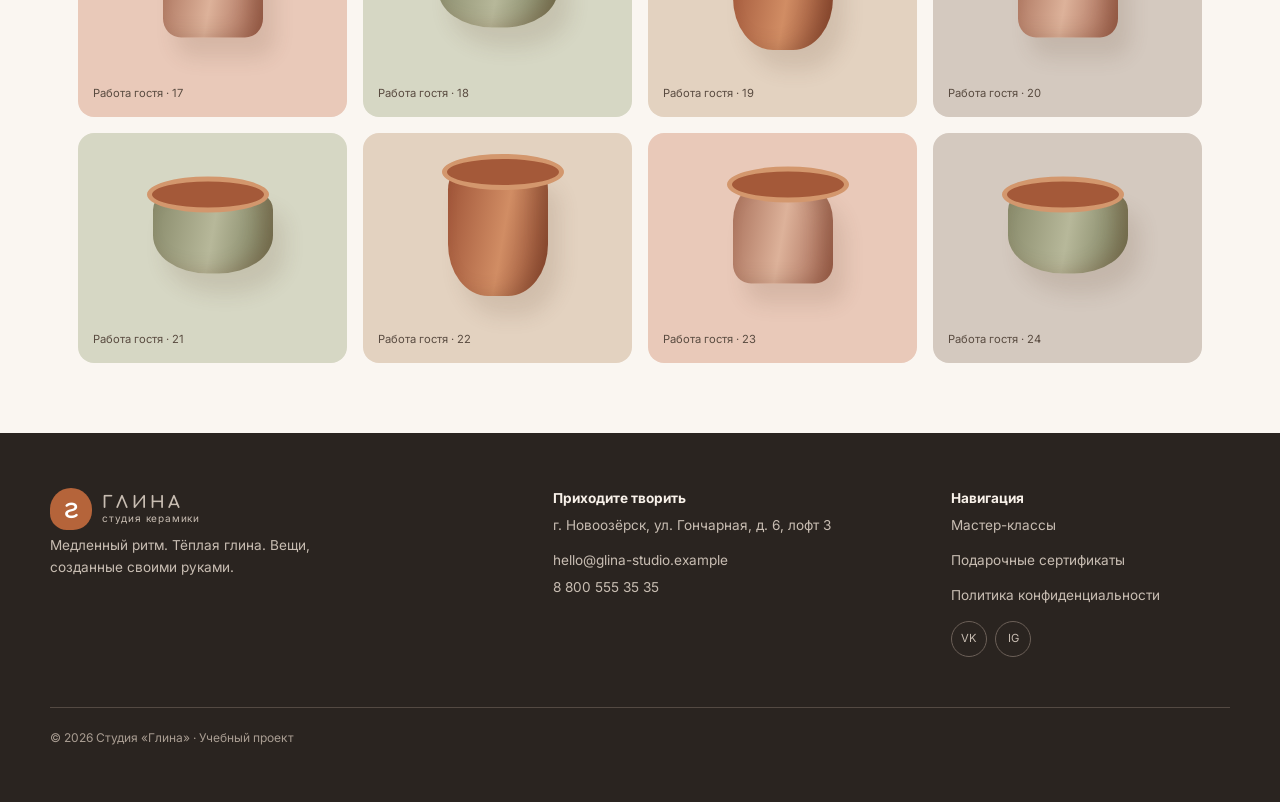
<file: Site/gallery.html>
<!doctype html>
<html lang="ru">
<head><!-- Google tag (gtag.js) -->
<script async src="https://www.googletagmanager.com/gtag/js?id=G-KFC1Y4EBLS"></script>
<script>
  window.dataLayer = window.dataLayer || [];
  function gtag(){dataLayer.push(arguments);}
  gtag('js', new Date());

  gtag('config', 'G-KFC1Y4EBLS');
</script>
  <meta charset="utf-8">
  <meta name="viewport" content="width=device-width, initial-scale=1">
  <meta name="theme-color" content="#FAF6F1">
  <meta name="description" content="Галерея работ, созданных гостями на мастер-классах студии «Глина».">
  <meta property="og:title" content="Работы гостей">
  <meta property="og:description" content="Галерея работ, созданных гостями на мастер-классах студии «Глина».">
  <meta property="og:image" content="img/og-cover.svg">
  <title>Работы гостей — Глина</title>
  <link rel="icon" href="img/favicon.svg" type="image/svg+xml">
  <link rel="preconnect" href="https://fonts.googleapis.com">
  <link rel="preconnect" href="https://fonts.gstatic.com" crossorigin>
  <link href="https://fonts.googleapis.com/css2?family=Comfortaa:wght@400;500;600;700&family=Inter:wght@400;500;600;700&display=swap" rel="stylesheet">
  <link rel="stylesheet" href="css/style.css">
  <script src="js/analytics.js" defer></script>
  <script src="js/main.js" defer></script>
</head>
<body>
<header class="site-header">
  <a class="brand" href="index.html" aria-label="Глина — главная"><span class="brand-mark">г</span><span><b>ГЛИНА</b><small>студия керамики</small></span></a>
  <button class="menu-toggle" aria-label="Открыть меню" aria-expanded="false">☰</button>
  <nav class="main-nav" aria-label="Основная навигация">
    <a href="classes.html">Мастер-классы</a><a href="schedule.html">Расписание</a><a href="gift.html">Сертификаты</a><a href="gallery.html">Работы</a><a href="corporate.html">Корпоративам</a><a href="contacts.html">Контакты</a>
  </nav>
  <a class="header-phone" href="tel:88005553535" data-event="contact_click" data-contact-type="phone">8 800 555 35 35</a>
</header>
<main>

<section class="page-hero"><p class="eyebrow">НЕПОХОЖИЕ ДРУГ НА ДРУГА</p><h1>Работы, в которых <em>есть характер</em></h1><p>Каждая чашка, ваза и небольшая неровность напоминают о руках, которые их создали.</p></section>
<section class="section-wrap gallery-grid">
<button class="gallery-piece piece-1" data-gallery-index="1" aria-label="Посмотреть работу 1"><span class="gallery-pot"></span><small>Работа гостя · 01</small></button><button class="gallery-piece piece-2" data-gallery-index="2" aria-label="Посмотреть работу 2"><span class="gallery-pot"></span><small>Работа гостя · 02</small></button><button class="gallery-piece piece-3" data-gallery-index="3" aria-label="Посмотреть работу 3"><span class="gallery-pot"></span><small>Работа гостя · 03</small></button><button class="gallery-piece piece-4" data-gallery-index="4" aria-label="Посмотреть работу 4"><span class="gallery-pot"></span><small>Работа гостя · 04</small></button><button class="gallery-piece piece-5" data-gallery-index="5" aria-label="Посмотреть работу 5"><span class="gallery-pot"></span><small>Работа гостя · 05</small></button><button class="gallery-piece piece-6" data-gallery-index="6" aria-label="Посмотреть работу 6"><span class="gallery-pot"></span><small>Работа гостя · 06</small></button><button class="gallery-piece piece-7" data-gallery-index="7" aria-label="Посмотреть работу 7"><span class="gallery-pot"></span><small>Работа гостя · 07</small></button><button class="gallery-piece piece-8" data-gallery-index="8" aria-label="Посмотреть работу 8"><span class="gallery-pot"></span><small>Работа гостя · 08</small></button><button class="gallery-piece piece-9" data-gallery-index="9" aria-label="Посмотреть работу 9"><span class="gallery-pot"></span><small>Работа гостя · 09</small></button><button class="gallery-piece piece-10" data-gallery-index="10" aria-label="Посмотреть работу 10"><span class="gallery-pot"></span><small>Работа гостя · 10</small></button><button class="gallery-piece piece-11" data-gallery-index="11" aria-label="Посмотреть работу 11"><span class="gallery-pot"></span><small>Работа гостя · 11</small></button><button class="gallery-piece piece-12" data-gallery-index="12" aria-label="Посмотреть работу 12"><span class="gallery-pot"></span><small>Работа гостя · 12</small></button><button class="gallery-piece piece-13" data-gallery-index="13" aria-label="Посмотреть работу 13"><span class="gallery-pot"></span><small>Работа гостя · 13</small></button><button class="gallery-piece piece-14" data-gallery-index="14" aria-label="Посмотреть работу 14"><span class="gallery-pot"></span><small>Работа гостя · 14</small></button><button class="gallery-piece piece-15" data-gallery-index="15" aria-label="Посмотреть работу 15"><span class="gallery-pot"></span><small>Работа гостя · 15</small></button><button class="gallery-piece piece-16" data-gallery-index="16" aria-label="Посмотреть работу 16"><span class="gallery-pot"></span><small>Работа гостя · 16</small></button><button class="gallery-piece piece-17" data-gallery-index="17" aria-label="Посмотреть работу 17"><span class="gallery-pot"></span><small>Работа гостя · 17</small></button><button class="gallery-piece piece-18" data-gallery-index="18" aria-label="Посмотреть работу 18"><span class="gallery-pot"></span><small>Работа гостя · 18</small></button><button class="gallery-piece piece-19" data-gallery-index="19" aria-label="Посмотреть работу 19"><span class="gallery-pot"></span><small>Работа гостя · 19</small></button><button class="gallery-piece piece-20" data-gallery-index="20" aria-label="Посмотреть работу 20"><span class="gallery-pot"></span><small>Работа гостя · 20</small></button><button class="gallery-piece piece-21" data-gallery-index="21" aria-label="Посмотреть работу 21"><span class="gallery-pot"></span><small>Работа гостя · 21</small></button><button class="gallery-piece piece-22" data-gallery-index="22" aria-label="Посмотреть работу 22"><span class="gallery-pot"></span><small>Работа гостя · 22</small></button><button class="gallery-piece piece-23" data-gallery-index="23" aria-label="Посмотреть работу 23"><span class="gallery-pot"></span><small>Работа гостя · 23</small></button><button class="gallery-piece piece-24" data-gallery-index="24" aria-label="Посмотреть работу 24"><span class="gallery-pot"></span><small>Работа гостя · 24</small></button>
</section><div class="lightbox" id="lightbox" hidden><button id="lightbox-close" aria-label="Закрыть">×</button><div class="lightbox-pot"></div><p id="lightbox-caption">Работа гостя</p></div>

</main>
<footer class="site-footer">
  <div class="footer-brand"><a class="brand brand-light" href="index.html"><span class="brand-mark">г</span><span><b>ГЛИНА</b><small>студия керамики</small></span></a><p>Медленный ритм. Тёплая глина. Вещи, созданные своими руками.</p></div>
  <div><b>Приходите творить</b><p>г. Новоозёрск, ул. Гончарная, д. 6, лофт 3</p><a href="mailto:hello@glina-studio.example" data-event="contact_click" data-contact-type="email">hello@glina-studio.example</a><p><a href="tel:88005553535" data-event="contact_click" data-contact-type="phone">8 800 555 35 35</a></p></div>
  <div><b>Навигация</b><p><a href="classes.html">Мастер-классы</a></p><p><a href="gift.html">Подарочные сертификаты</a></p><p><a href="privacy.html">Политика конфиденциальности</a></p><div class="socials"><a href="https://vk.com/" data-event="social_click" data-network="vk" data-page-section="footer">VK</a><a href="https://instagram.com/" data-event="social_click" data-network="instagram" data-page-section="footer">IG</a></div></div>
  <div class="copyright">© 2026 Студия «Глина» · Учебный проект</div>
</footer>
</body></html>
</file>
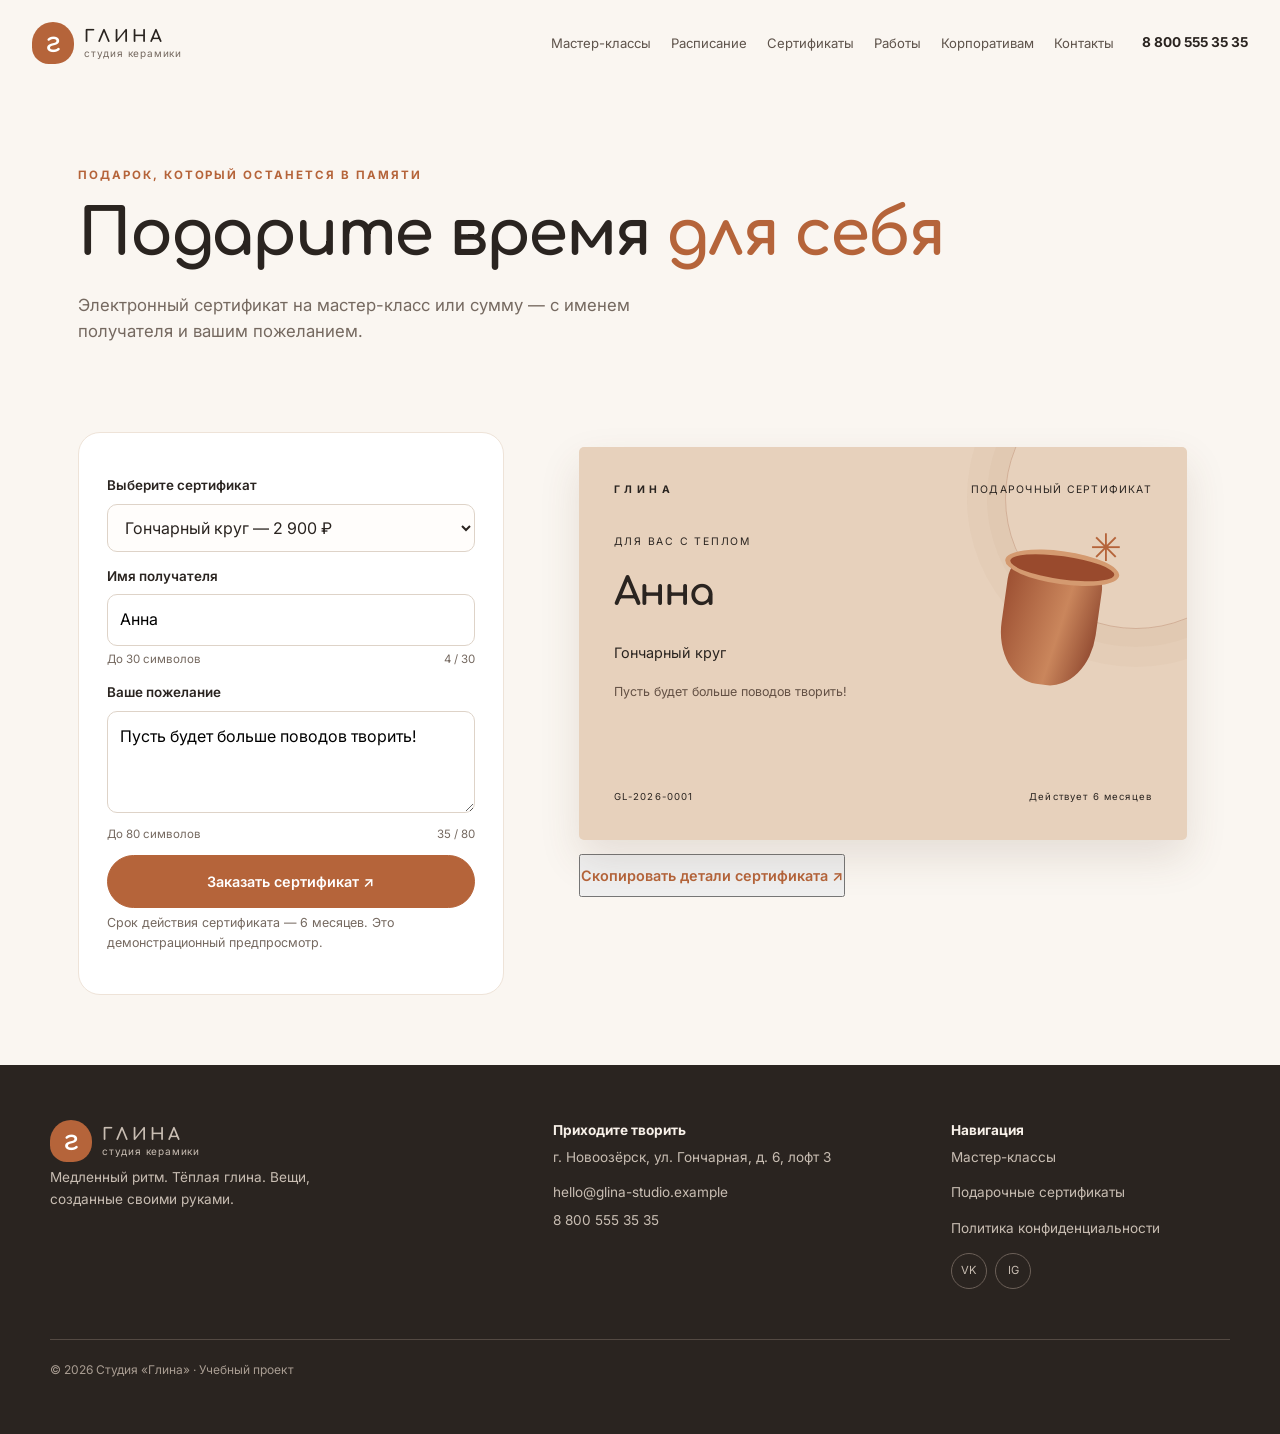
<file: Site/gift.html>
<!doctype html>
<html lang="ru">
<head><!-- Google tag (gtag.js) -->
<script async src="https://www.googletagmanager.com/gtag/js?id=G-KFC1Y4EBLS"></script>
<script>
  window.dataLayer = window.dataLayer || [];
  function gtag(){dataLayer.push(arguments);}
  gtag('js', new Date());

  gtag('config', 'G-KFC1Y4EBLS');
</script>
  <meta charset="utf-8">
  <meta name="viewport" content="width=device-width, initial-scale=1">
  <meta name="theme-color" content="#FAF6F1">
  <meta name="description" content="Электронные подарочные сертификаты студии «Глина» на мастер-класс или выбранную сумму.">
  <meta property="og:title" content="Подарочные сертификаты">
  <meta property="og:description" content="Электронные подарочные сертификаты студии «Глина» на мастер-класс или выбранную сумму.">
  <meta property="og:image" content="img/og-cover.svg">
  <title>Подарочные сертификаты — Глина</title>
  <link rel="icon" href="img/favicon.svg" type="image/svg+xml">
  <link rel="preconnect" href="https://fonts.googleapis.com">
  <link rel="preconnect" href="https://fonts.gstatic.com" crossorigin>
  <link href="https://fonts.googleapis.com/css2?family=Comfortaa:wght@400;500;600;700&family=Inter:wght@400;500;600;700&display=swap" rel="stylesheet">
  <link rel="stylesheet" href="css/style.css">
  <script src="js/analytics.js" defer></script>
  <script src="js/main.js" defer></script>
</head>
<body>
<header class="site-header">
  <a class="brand" href="index.html" aria-label="Глина — главная"><span class="brand-mark">г</span><span><b>ГЛИНА</b><small>студия керамики</small></span></a>
  <button class="menu-toggle" aria-label="Открыть меню" aria-expanded="false">☰</button>
  <nav class="main-nav" aria-label="Основная навигация">
    <a href="classes.html">Мастер-классы</a><a href="schedule.html">Расписание</a><a href="gift.html">Сертификаты</a><a href="gallery.html">Работы</a><a href="corporate.html">Корпоративам</a><a href="contacts.html">Контакты</a>
  </nav>
  <a class="header-phone" href="tel:88005553535" data-event="contact_click" data-contact-type="phone">8 800 555 35 35</a>
</header>
<main>

<section class="page-hero"><p class="eyebrow">ПОДАРОК, КОТОРЫЙ ОСТАНЕТСЯ В ПАМЯТИ</p><h1>Подарите время <em>для себя</em></h1><p>Электронный сертификат на мастер-класс или сумму — с именем получателя и вашим пожеланием.</p></section>
<section class="gift-layout section-wrap"><div class="gift-form">
<label for="gift-type">Выберите сертификат</label><select id="gift-type"><optgroup label="На формат"><option value="wheel">Гончарный круг — 2 900 ₽</option><option value="date">Свидание на круге — 5 200 ₽</option><option value="handbuilding">Лепка руками — 2 400 ₽</option></optgroup><optgroup label="На сумму"><option value="2000">2 000 ₽</option><option value="3000">3 000 ₽</option><option value="5000">5 000 ₽</option></optgroup></select>
<label for="recipient-name">Имя получателя</label><input id="recipient-name" maxlength="30" placeholder="Например, Анна" value="Анна"><div class="field-meta"><span>До 30 символов</span><span id="name-count">4 / 30</span></div>
<label for="gift-wish">Ваше пожелание</label><textarea id="gift-wish" maxlength="80" rows="3" placeholder="Пусть будет больше поводов творить!">Пусть будет больше поводов творить!</textarea><div class="field-meta"><span>До 80 символов</span><span id="wish-count">34 / 80</span></div>
<button id="gift-order" class="btn btn-full" data-event="cta_click" data-button-name="gift_order" data-page-section="gift">Заказать сертификат ↗</button><p class="muted small">Срок действия сертификата — 6 месяцев. Это демонстрационный предпросмотр.</p></div>
<div class="certificate-wrap"><div class="certificate" id="certificate-preview"><div class="cert-top"><span>Г Л И Н А</span><span>ПОДАРОЧНЫЙ СЕРТИФИКАТ</span></div><div class="cert-art"><div class="cert-vase"></div><span>✳</span></div><p class="cert-label">ДЛЯ ВАС С ТЕПЛОМ</p><h2 id="cert-recipient">Анна</h2><p id="cert-description">Гончарный круг</p><div class="cert-wish" id="cert-wish">Пусть будет больше поводов творить!</div><div class="cert-bottom"><span>GL-2026-0001</span><span>Действует 6 месяцев</span></div></div><button class="text-link copy-certificate" id="copy-certificate">Скопировать детали сертификата ↗</button></div></section>

</main>
<footer class="site-footer">
  <div class="footer-brand"><a class="brand brand-light" href="index.html"><span class="brand-mark">г</span><span><b>ГЛИНА</b><small>студия керамики</small></span></a><p>Медленный ритм. Тёплая глина. Вещи, созданные своими руками.</p></div>
  <div><b>Приходите творить</b><p>г. Новоозёрск, ул. Гончарная, д. 6, лофт 3</p><a href="mailto:hello@glina-studio.example" data-event="contact_click" data-contact-type="email">hello@glina-studio.example</a><p><a href="tel:88005553535" data-event="contact_click" data-contact-type="phone">8 800 555 35 35</a></p></div>
  <div><b>Навигация</b><p><a href="classes.html">Мастер-классы</a></p><p><a href="gift.html">Подарочные сертификаты</a></p><p><a href="privacy.html">Политика конфиденциальности</a></p><div class="socials"><a href="https://vk.com/" data-event="social_click" data-network="vk" data-page-section="footer">VK</a><a href="https://instagram.com/" data-event="social_click" data-network="instagram" data-page-section="footer">IG</a></div></div>
  <div class="copyright">© 2026 Студия «Глина» · Учебный проект</div>
</footer>
</body></html>
</file>
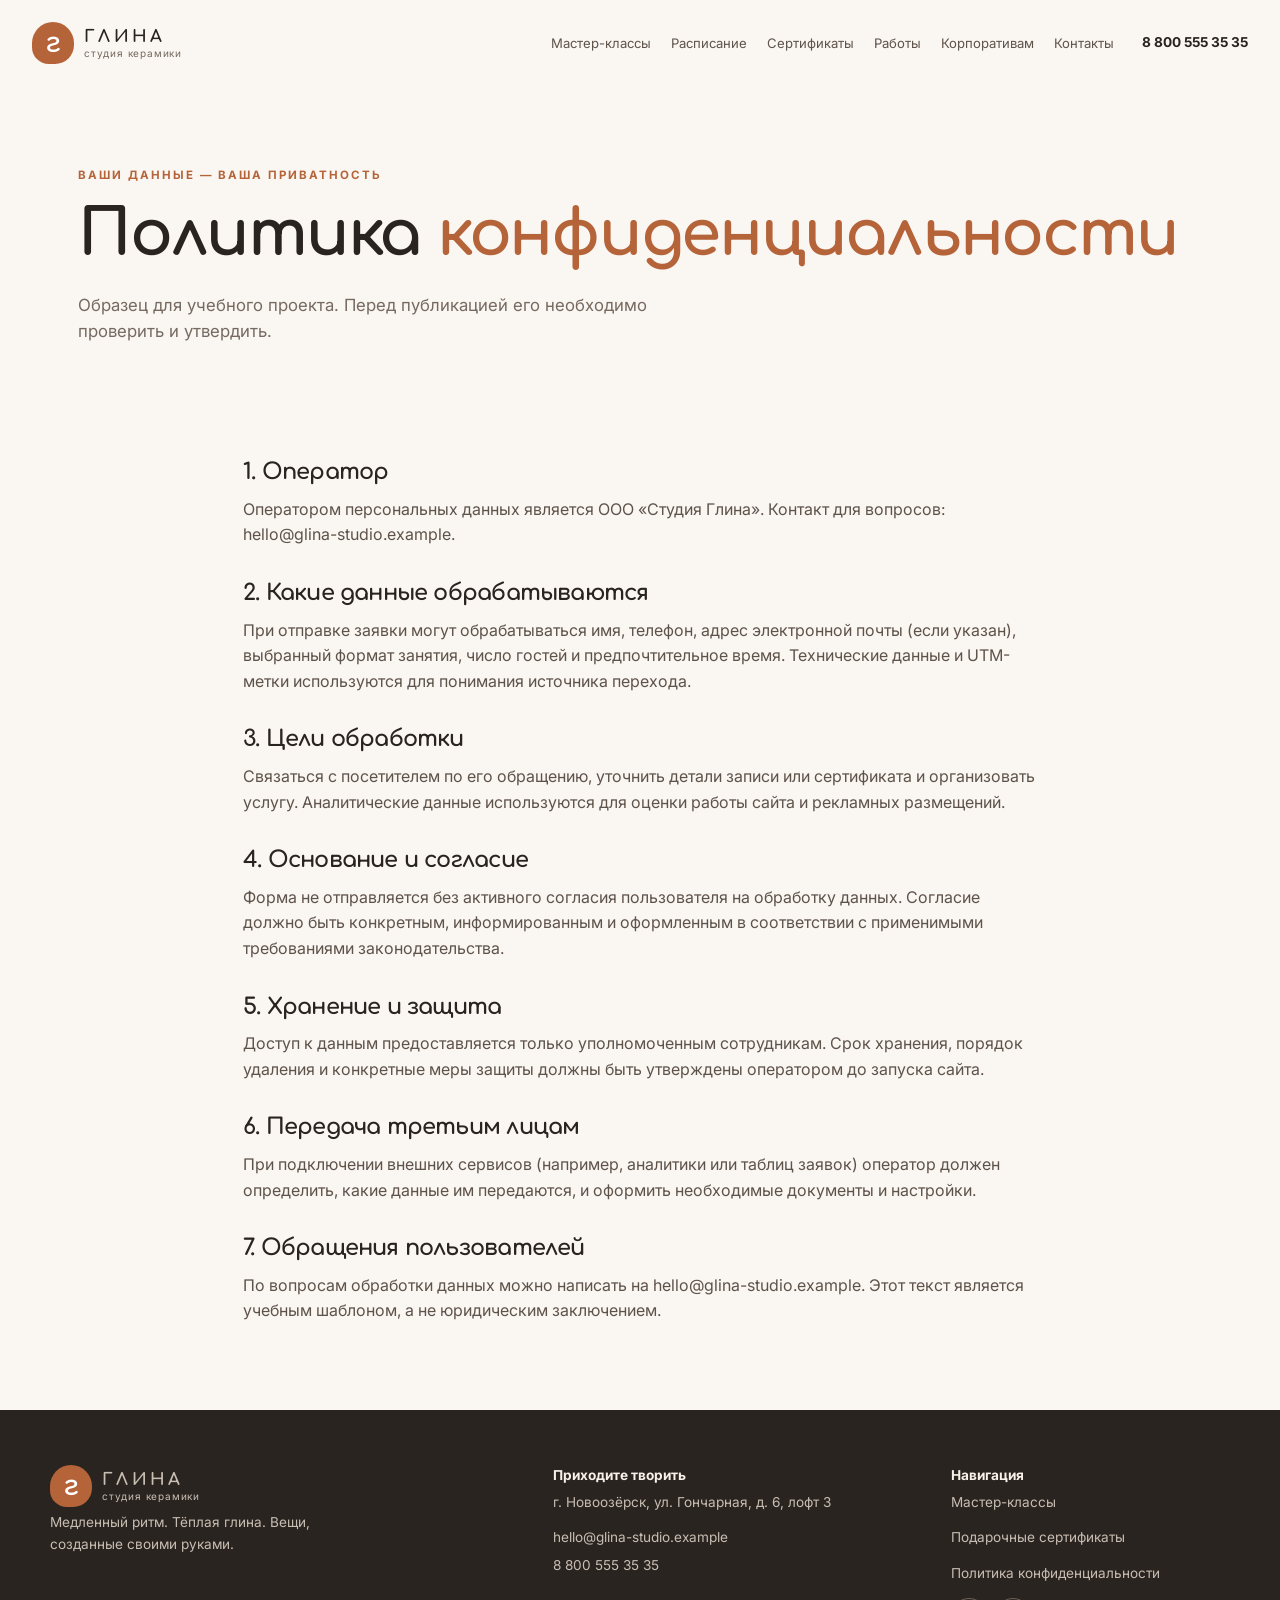
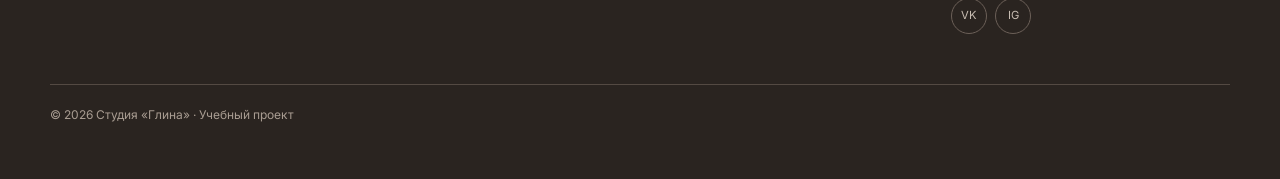
<file: Site/privacy.html>
<!doctype html>
<html lang="ru">
<head><!-- Google tag (gtag.js) -->
<script async src="https://www.googletagmanager.com/gtag/js?id=G-KFC1Y4EBLS"></script>
<script>
  window.dataLayer = window.dataLayer || [];
  function gtag(){dataLayer.push(arguments);}
  gtag('js', new Date());

  gtag('config', 'G-KFC1Y4EBLS');
</script>
  <meta charset="utf-8">
  <meta name="viewport" content="width=device-width, initial-scale=1">
  <meta name="theme-color" content="#FAF6F1">
  <meta name="description" content="Политика обработки персональных данных посетителей сайта студии «Глина».">
  <meta property="og:title" content="Политика конфиденциальности">
  <meta property="og:description" content="Политика обработки персональных данных посетителей сайта студии «Глина».">
  <meta property="og:image" content="img/og-cover.svg">
  <title>Политика конфиденциальности — Глина</title>
  <link rel="icon" href="img/favicon.svg" type="image/svg+xml">
  <link rel="preconnect" href="https://fonts.googleapis.com">
  <link rel="preconnect" href="https://fonts.gstatic.com" crossorigin>
  <link href="https://fonts.googleapis.com/css2?family=Comfortaa:wght@400;500;600;700&family=Inter:wght@400;500;600;700&display=swap" rel="stylesheet">
  <link rel="stylesheet" href="css/style.css">
  <script src="js/analytics.js" defer></script>
  <script src="js/main.js" defer></script>
</head>
<body>
<header class="site-header">
  <a class="brand" href="index.html" aria-label="Глина — главная"><span class="brand-mark">г</span><span><b>ГЛИНА</b><small>студия керамики</small></span></a>
  <button class="menu-toggle" aria-label="Открыть меню" aria-expanded="false">☰</button>
  <nav class="main-nav" aria-label="Основная навигация">
    <a href="classes.html">Мастер-классы</a><a href="schedule.html">Расписание</a><a href="gift.html">Сертификаты</a><a href="gallery.html">Работы</a><a href="corporate.html">Корпоративам</a><a href="contacts.html">Контакты</a>
  </nav>
  <a class="header-phone" href="tel:88005553535" data-event="contact_click" data-contact-type="phone">8 800 555 35 35</a>
</header>
<main>

<section class="page-hero"><p class="eyebrow">ВАШИ ДАННЫЕ — ВАША ПРИВАТНОСТЬ</p><h1>Политика <em>конфиденциальности</em></h1><p>Образец для учебного проекта. Перед публикацией его необходимо проверить и утвердить.</p></section>
<section class="policy section-wrap"><h2>1. Оператор</h2><p>Оператором персональных данных является ООО «Студия Глина». Контакт для вопросов: hello@glina-studio.example.</p><h2>2. Какие данные обрабатываются</h2><p>При отправке заявки могут обрабатываться имя, телефон, адрес электронной почты (если указан), выбранный формат занятия, число гостей и предпочтительное время. Технические данные и UTM-метки используются для понимания источника перехода.</p><h2>3. Цели обработки</h2><p>Связаться с посетителем по его обращению, уточнить детали записи или сертификата и организовать услугу. Аналитические данные используются для оценки работы сайта и рекламных размещений.</p><h2>4. Основание и согласие</h2><p>Форма не отправляется без активного согласия пользователя на обработку данных. Согласие должно быть конкретным, информированным и оформленным в соответствии с применимыми требованиями законодательства.</p><h2>5. Хранение и защита</h2><p>Доступ к данным предоставляется только уполномоченным сотрудникам. Срок хранения, порядок удаления и конкретные меры защиты должны быть утверждены оператором до запуска сайта.</p><h2>6. Передача третьим лицам</h2><p>При подключении внешних сервисов (например, аналитики или таблиц заявок) оператор должен определить, какие данные им передаются, и оформить необходимые документы и настройки.</p><h2>7. Обращения пользователей</h2><p>По вопросам обработки данных можно написать на hello@glina-studio.example. Этот текст является учебным шаблоном, а не юридическим заключением.</p></section>

</main>
<footer class="site-footer">
  <div class="footer-brand"><a class="brand brand-light" href="index.html"><span class="brand-mark">г</span><span><b>ГЛИНА</b><small>студия керамики</small></span></a><p>Медленный ритм. Тёплая глина. Вещи, созданные своими руками.</p></div>
  <div><b>Приходите творить</b><p>г. Новоозёрск, ул. Гончарная, д. 6, лофт 3</p><a href="mailto:hello@glina-studio.example" data-event="contact_click" data-contact-type="email">hello@glina-studio.example</a><p><a href="tel:88005553535" data-event="contact_click" data-contact-type="phone">8 800 555 35 35</a></p></div>
  <div><b>Навигация</b><p><a href="classes.html">Мастер-классы</a></p><p><a href="gift.html">Подарочные сертификаты</a></p><p><a href="privacy.html">Политика конфиденциальности</a></p><div class="socials"><a href="https://vk.com/" data-event="social_click" data-network="vk" data-page-section="footer">VK</a><a href="https://instagram.com/" data-event="social_click" data-network="instagram" data-page-section="footer">IG</a></div></div>
  <div class="copyright">© 2026 Студия «Глина» · Учебный проект</div>
</footer>
</body></html>
</file>
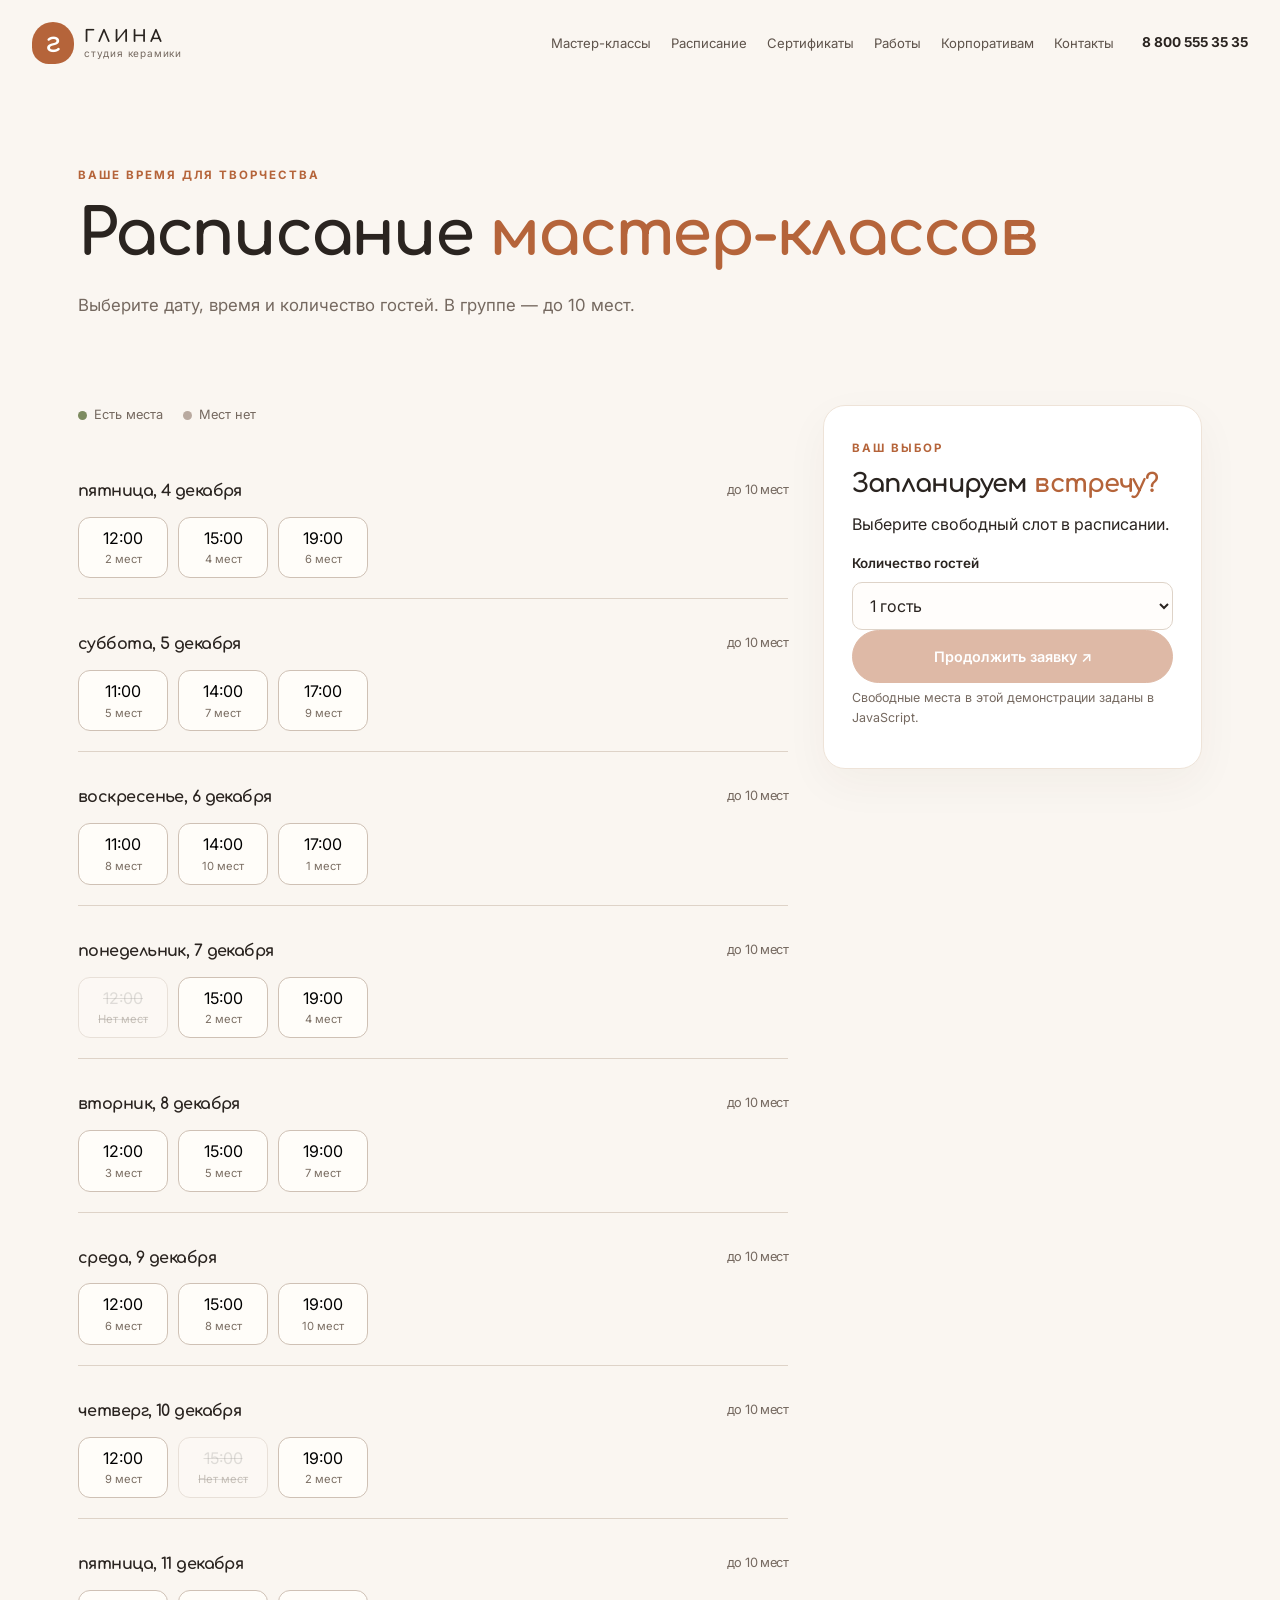
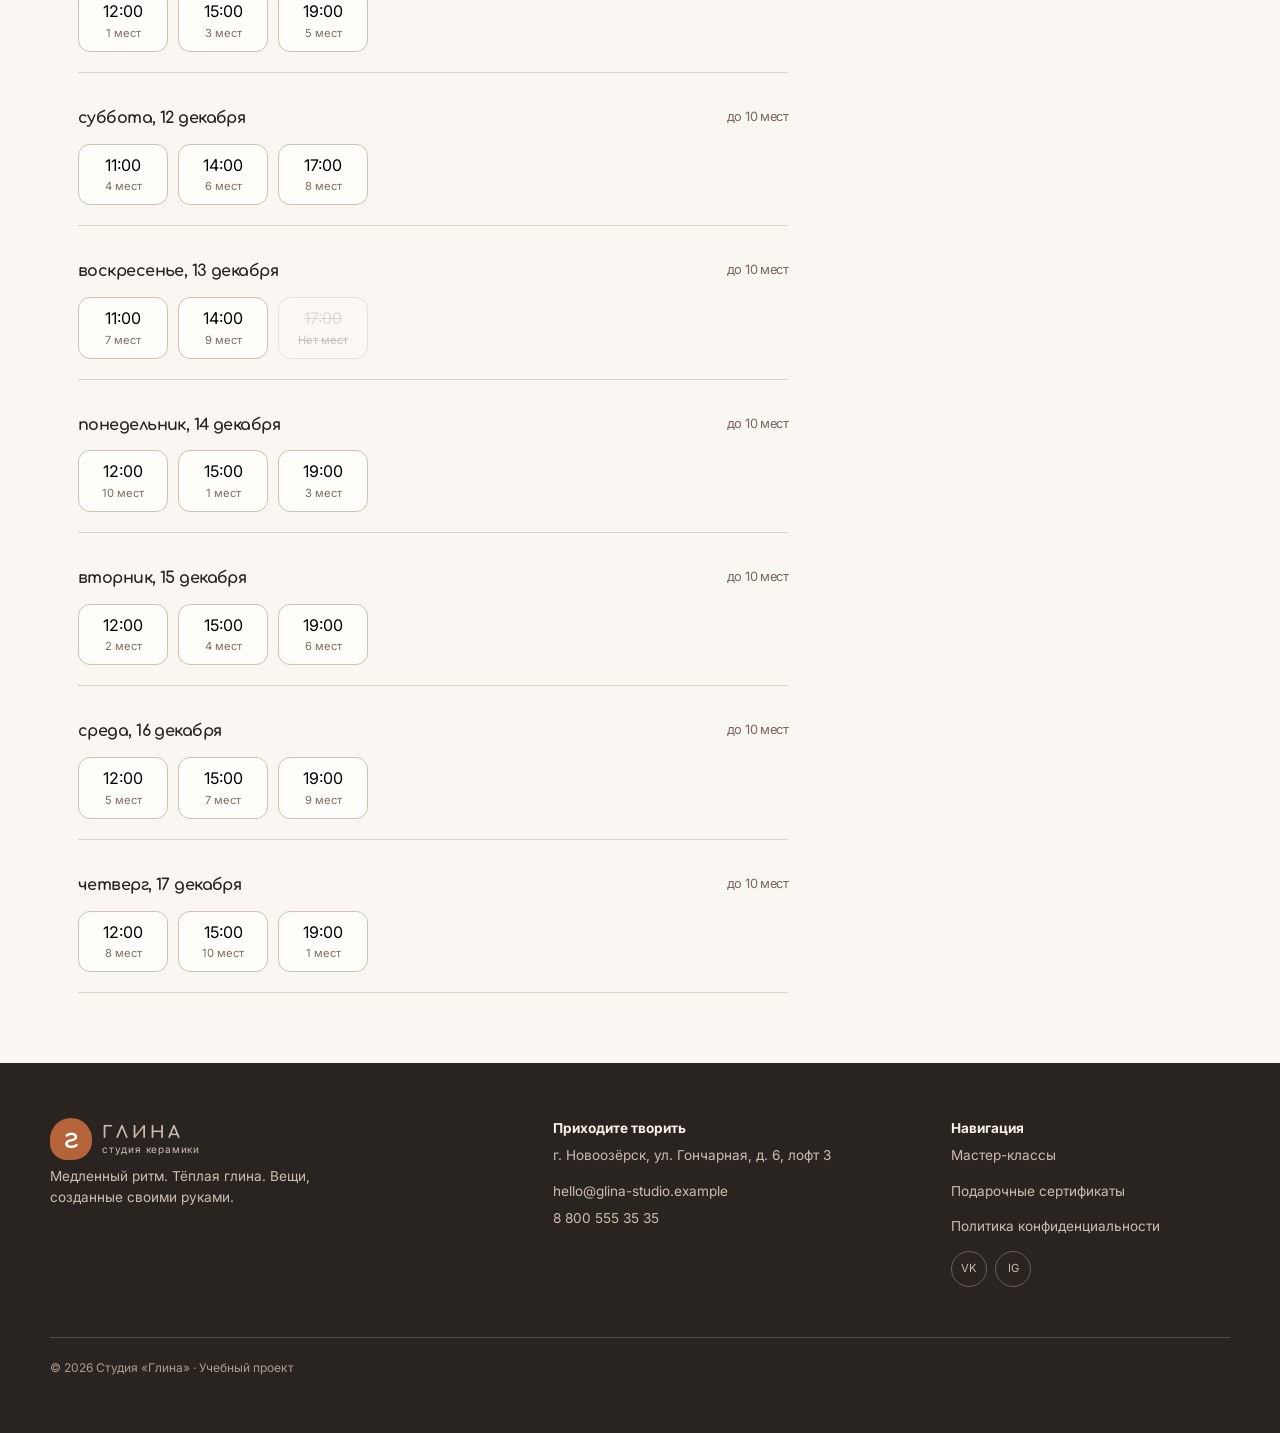
<file: Site/schedule.html>
<!doctype html>
<html lang="ru">
<head><!-- Google tag (gtag.js) -->
<script async src="https://www.googletagmanager.com/gtag/js?id=G-KFC1Y4EBLS"></script>
<script>
  window.dataLayer = window.dataLayer || [];
  function gtag(){dataLayer.push(arguments);}
  gtag('js', new Date());

  gtag('config', 'G-KFC1Y4EBLS');
</script>
  <meta charset="utf-8">
  <meta name="viewport" content="width=device-width, initial-scale=1">
  <meta name="theme-color" content="#FAF6F1">
  <meta name="description" content="Расписание мастер-классов на ближайшие 14 дней и количество свободных мест.">
  <meta property="og:title" content="Расписание">
  <meta property="og:description" content="Расписание мастер-классов на ближайшие 14 дней и количество свободных мест.">
  <meta property="og:image" content="img/og-cover.svg">
  <title>Расписание — Глина</title>
  <link rel="icon" href="img/favicon.svg" type="image/svg+xml">
  <link rel="preconnect" href="https://fonts.googleapis.com">
  <link rel="preconnect" href="https://fonts.gstatic.com" crossorigin>
  <link href="https://fonts.googleapis.com/css2?family=Comfortaa:wght@400;500;600;700&family=Inter:wght@400;500;600;700&display=swap" rel="stylesheet">
  <link rel="stylesheet" href="css/style.css">
  <script src="js/analytics.js" defer></script>
  <script src="js/main.js" defer></script>
</head>
<body>
<header class="site-header">
  <a class="brand" href="index.html" aria-label="Глина — главная"><span class="brand-mark">г</span><span><b>ГЛИНА</b><small>студия керамики</small></span></a>
  <button class="menu-toggle" aria-label="Открыть меню" aria-expanded="false">☰</button>
  <nav class="main-nav" aria-label="Основная навигация">
    <a href="classes.html">Мастер-классы</a><a href="schedule.html">Расписание</a><a href="gift.html">Сертификаты</a><a href="gallery.html">Работы</a><a href="corporate.html">Корпоративам</a><a href="contacts.html">Контакты</a>
  </nav>
  <a class="header-phone" href="tel:88005553535" data-event="contact_click" data-contact-type="phone">8 800 555 35 35</a>
</header>
<main>

<section class="page-hero"><p class="eyebrow">ВАШЕ ВРЕМЯ ДЛЯ ТВОРЧЕСТВА</p><h1>Расписание <em>мастер-классов</em></h1><p>Выберите дату, время и количество гостей. В группе — до 10 мест.</p></section>
<section class="section-wrap schedule-layout"><div><div class="schedule-legend"><span><i class="dot available"></i> Есть места</span><span><i class="dot full"></i> Мест нет</span></div><div id="schedule-list" class="schedule-list" aria-live="polite"></div></div><aside class="booking-card"><p class="eyebrow">ВАШ ВЫБОР</p><h2>Запланируем <em>встречу?</em></h2><p id="selected-slot-label">Выберите свободный слот в расписании.</p><label for="slot-people">Количество гостей</label><select id="slot-people"><option value="1">1 гость</option><option value="2">2 гостя</option><option value="3">3 гостя</option><option value="4">4 гостя</option><option value="5">5 гостей</option><option value="6">6 гостей</option><option value="7">7 гостей</option><option value="8">8 гостей</option><option value="9">9 гостей</option><option value="10">10 гостей</option></select><button id="book-slot" class="btn btn-full" disabled>Продолжить заявку ↗</button><p class="muted small">Свободные места в этой демонстрации заданы в JavaScript.</p></aside></section>

</main>
<footer class="site-footer">
  <div class="footer-brand"><a class="brand brand-light" href="index.html"><span class="brand-mark">г</span><span><b>ГЛИНА</b><small>студия керамики</small></span></a><p>Медленный ритм. Тёплая глина. Вещи, созданные своими руками.</p></div>
  <div><b>Приходите творить</b><p>г. Новоозёрск, ул. Гончарная, д. 6, лофт 3</p><a href="mailto:hello@glina-studio.example" data-event="contact_click" data-contact-type="email">hello@glina-studio.example</a><p><a href="tel:88005553535" data-event="contact_click" data-contact-type="phone">8 800 555 35 35</a></p></div>
  <div><b>Навигация</b><p><a href="classes.html">Мастер-классы</a></p><p><a href="gift.html">Подарочные сертификаты</a></p><p><a href="privacy.html">Политика конфиденциальности</a></p><div class="socials"><a href="https://vk.com/" data-event="social_click" data-network="vk" data-page-section="footer">VK</a><a href="https://instagram.com/" data-event="social_click" data-network="instagram" data-page-section="footer">IG</a></div></div>
  <div class="copyright">© 2026 Студия «Глина» · Учебный проект</div>
</footer>
</body></html>
</file>
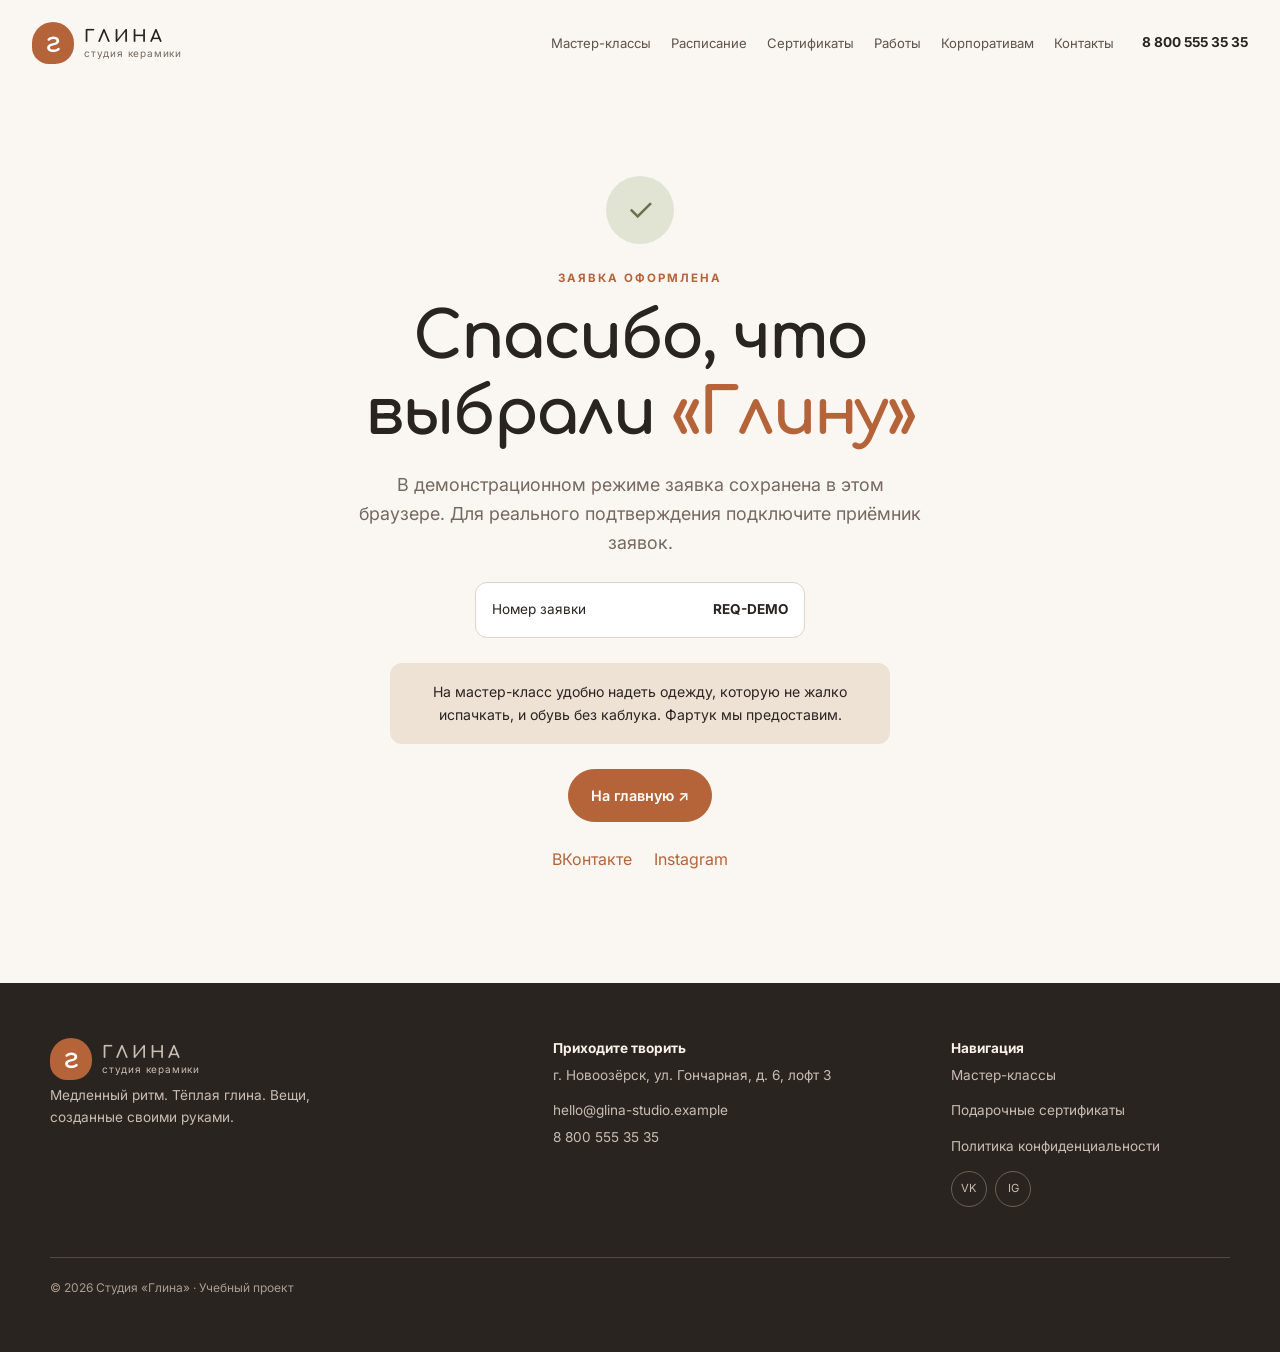
<file: Site/thanks.html>
<!doctype html>
<html lang="ru">
<head><!-- Google tag (gtag.js) -->
<script async src="https://www.googletagmanager.com/gtag/js?id=G-KFC1Y4EBLS"></script>
<script>
  window.dataLayer = window.dataLayer || [];
  function gtag(){dataLayer.push(arguments);}
  gtag('js', new Date());

  gtag('config', 'G-KFC1Y4EBLS');
</script>
  <meta charset="utf-8">
  <meta name="viewport" content="width=device-width, initial-scale=1">
  <meta name="theme-color" content="#FAF6F1">
  <meta name="description" content="Заявка в студию керамики «Глина» принята в демонстрационном режиме.">
  <meta property="og:title" content="Спасибо за заявку">
  <meta property="og:description" content="Заявка в студию керамики «Глина» принята в демонстрационном режиме.">
  <meta property="og:image" content="img/og-cover.svg">
  <title>Спасибо за заявку — Глина</title>
  <link rel="icon" href="img/favicon.svg" type="image/svg+xml">
  <link rel="preconnect" href="https://fonts.googleapis.com">
  <link rel="preconnect" href="https://fonts.gstatic.com" crossorigin>
  <link href="https://fonts.googleapis.com/css2?family=Comfortaa:wght@400;500;600;700&family=Inter:wght@400;500;600;700&display=swap" rel="stylesheet">
  <link rel="stylesheet" href="css/style.css">
  <script src="js/analytics.js" defer></script>
  <script src="js/main.js" defer></script>
</head>
<body>
<header class="site-header">
  <a class="brand" href="index.html" aria-label="Глина — главная"><span class="brand-mark">г</span><span><b>ГЛИНА</b><small>студия керамики</small></span></a>
  <button class="menu-toggle" aria-label="Открыть меню" aria-expanded="false">☰</button>
  <nav class="main-nav" aria-label="Основная навигация">
    <a href="classes.html">Мастер-классы</a><a href="schedule.html">Расписание</a><a href="gift.html">Сертификаты</a><a href="gallery.html">Работы</a><a href="corporate.html">Корпоративам</a><a href="contacts.html">Контакты</a>
  </nav>
  <a class="header-phone" href="tel:88005553535" data-event="contact_click" data-contact-type="phone">8 800 555 35 35</a>
</header>
<main>

<section class="thanks-page"><div class="thanks-symbol">✓</div><p class="eyebrow">ЗАЯВКА ОФОРМЛЕНА</p><h1>Спасибо, что выбрали <em>«Глину»</em></h1><p class="section-lead">В демонстрационном режиме заявка сохранена в этом браузере. Для реального подтверждения подключите приёмник заявок.</p><div class="request-number">Номер заявки <strong id="thanks-request">REQ-DEMO</strong></div><div class="note-box">На мастер-класс удобно надеть одежду, которую не жалко испачкать, и обувь без каблука. Фартук мы предоставим.</div><a class="btn" href="index.html">На главную ↗</a><div class="thanks-social"><a href="https://vk.com/" data-event="social_click" data-network="vk" data-page-section="thanks">ВКонтакте</a><a href="https://instagram.com/" data-event="social_click" data-network="instagram" data-page-section="thanks">Instagram</a></div></section>

</main>
<footer class="site-footer">
  <div class="footer-brand"><a class="brand brand-light" href="index.html"><span class="brand-mark">г</span><span><b>ГЛИНА</b><small>студия керамики</small></span></a><p>Медленный ритм. Тёплая глина. Вещи, созданные своими руками.</p></div>
  <div><b>Приходите творить</b><p>г. Новоозёрск, ул. Гончарная, д. 6, лофт 3</p><a href="mailto:hello@glina-studio.example" data-event="contact_click" data-contact-type="email">hello@glina-studio.example</a><p><a href="tel:88005553535" data-event="contact_click" data-contact-type="phone">8 800 555 35 35</a></p></div>
  <div><b>Навигация</b><p><a href="classes.html">Мастер-классы</a></p><p><a href="gift.html">Подарочные сертификаты</a></p><p><a href="privacy.html">Политика конфиденциальности</a></p><div class="socials"><a href="https://vk.com/" data-event="social_click" data-network="vk" data-page-section="footer">VK</a><a href="https://instagram.com/" data-event="social_click" data-network="instagram" data-page-section="footer">IG</a></div></div>
  <div class="copyright">© 2026 Студия «Глина» · Учебный проект</div>
</footer>
</body></html>
</file>
<file: Site/css/style.css>
:root{--terracotta:#B5643A;--clay:#E8D5C4;--cream:#FAF6F1;--graphite:#2A2420;--muted:#756960;--olive:#7A8062;--line:#ded3c8;--white:#fff;--radius:22px}
*{box-sizing:border-box}html{scroll-behavior:smooth}body{margin:0;background:var(--cream);color:var(--graphite);font-family:Inter,Arial,sans-serif;line-height:1.6}h1,h2,h3,.brand{font-family:Comfortaa,Inter,sans-serif;line-height:1.18;letter-spacing:-.035em}h1{font-size:clamp(2.5rem,5vw,5rem);margin:.2em 0 .3em}h2{font-size:clamp(1.8rem,3vw,3rem);margin:.25em 0 .5em}h3{font-size:1.3rem}p{margin:.4em 0 1em}em{font-style:normal;color:var(--terracotta)}a{color:inherit;text-decoration:none}button,input,select,textarea{font:inherit}button,a,select,input{touch-action:manipulation}a:focus-visible,button:focus-visible,input:focus-visible,select:focus-visible,textarea:focus-visible{outline:3px solid #9c4d2c;outline-offset:3px}.site-header{max-width:1280px;margin:auto;padding:22px 32px;display:flex;align-items:center;gap:28px}.brand{display:flex;align-items:center;gap:10px;flex-shrink:0}.brand b{font-size:1.05rem;letter-spacing:.2em}.brand small{display:block;font:10px Inter,sans-serif;letter-spacing:.08em;color:var(--muted)}.brand-mark{width:42px;height:42px;display:grid;place-items:center;background:var(--terracotta);color:white;border-radius:50% 50% 45% 40%;font:700 28px Comfortaa}.main-nav{display:flex;gap:20px;margin-left:auto}.main-nav a{font-size:.82rem;color:#5e534b;white-space:nowrap}.main-nav a:hover,.main-nav a[aria-current=page]{color:var(--terracotta)}.header-phone{font-size:.85rem;font-weight:700;white-space:nowrap}.menu-toggle{display:none;border:0;background:transparent;font-size:25px;min-width:44px;min-height:44px}.hero{max-width:1280px;margin:18px auto 60px;padding:50px 32px 30px;display:grid;grid-template-columns:1fr 1fr;align-items:center;gap:40px;min-height:540px}.eyebrow{font-size:.72rem;letter-spacing:.17em;font-weight:700;color:var(--terracotta)}.hero .lead,.section-lead{font-size:1.12rem;color:var(--muted);max-width:570px}.hero-actions{display:flex;align-items:center;gap:25px;flex-wrap:wrap;margin:30px 0}.btn{display:inline-flex;justify-content:center;align-items:center;gap:14px;min-height:50px;padding:14px 22px;border:1px solid var(--terracotta);border-radius:999px;background:var(--terracotta);color:#fff;font-weight:600;font-size:.9rem;cursor:pointer;transition:transform .2s,background .2s}.btn:hover{background:#954b2b;transform:translateY(-2px)}.btn:disabled{opacity:.45;cursor:not-allowed;transform:none}.btn-outline{background:transparent;color:var(--terracotta)}.btn-outline:hover{color:white}.btn-full{width:100%}.text-link{display:inline-block;font-weight:600;font-size:.9rem;color:var(--terracotta);padding:8px 0}.hero-note{color:var(--muted);font-size:.82rem}.hero-note span{color:var(--terracotta);font-size:1.2rem;margin-right:8px}.hero-art{height:450px;border-radius:48% 48% 18px 18px;background:#ead8c5;position:relative;overflow:hidden;display:grid;place-items:center}.sun{position:absolute;top:40px;right:60px;width:115px;height:115px;border-radius:50%;background:#d7a47b}.hero-pot{position:relative;margin-top:70px;width:235px;height:230px;background:linear-gradient(110deg,#9f4f31,#c77d50 50%,#87412c);border-radius:18% 18% 44% 44% / 12% 12% 20% 20%;box-shadow:inset -22px -4px 25px #71372055,18px 28px 35px #69412d25;transform:rotate(-3deg)}.hero-pot:before{content:"";position:absolute;top:-17px;left:-4%;width:108%;height:40px;border-radius:50%;background:#9a4b30;border:7px solid #d08b60;box-shadow:inset 0 3px 8px #51291866}.pot-neck{position:absolute;top:18px;left:27%;width:46%;height:30px;border-radius:50%;border-bottom:2px solid #e4ac82}.art-label{position:absolute;bottom:30px;left:28px;font:600 1rem Comfortaa;transform:rotate(-8deg)}.art-star{position:absolute;right:32px;bottom:72px;color:var(--terracotta);font-size:45px}.section-wrap{max-width:1180px;margin:0 auto;padding:70px 28px}.intro{text-align:center}.intro .section-lead{margin:20px auto 35px}.stats{display:flex;justify-content:center;gap:70px;margin-top:40px}.stats div{display:grid}.stats b{font:700 1.45rem Comfortaa}.stats span{font-size:.82rem;color:var(--muted)}.formats-band{background:#f0e7dd;padding:25px 0 60px}.section-heading{display:flex;align-items:end;justify-content:space-between;margin-bottom:25px}.cards{display:grid;gap:20px}.three{grid-template-columns:repeat(3,minmax(0,1fr))}.format-card{min-height:360px;padding:25px;border-radius:var(--radius);position:relative;overflow:hidden;display:flex;flex-direction:column}.clay-card{background:#d9b59a}.peach-card{background:#e9c9b9}.sand-card{background:#d9d8c3}.card-number{font-size:.68rem;letter-spacing:.15em;font-weight:700;color:#635247}.mini-vase{height:125px;width:100px;margin:18px auto 12px;position:relative;filter:drop-shadow(7px 12px 8px #5b38251c)}.mini-vase:before{content:"";position:absolute;left:5px;right:5px;bottom:0;height:100px;border-radius:18% 18% 42% 42%;background:linear-gradient(100deg,#a95d3c,#d18d65 55%,#995031)}.mini-vase:after{content:"";position:absolute;left:20px;right:20px;top:5px;height:18px;border-radius:50%;background:#995031;border:4px solid #d18d65}.vase-two{transform:scale(.9) rotate(7deg)}.vase-two:before{background:linear-gradient(100deg,#b77960,#dfb19b 55%,#a7624d)}.vase-three{transform:scale(1.05) rotate(-6deg)}.vase-three:before{background:linear-gradient(100deg,#8a8b6d,#b8b596 55%,#777957)}.format-card h3{margin:8px 0}.format-card p{color:#63564d;font-size:.9rem}.card-bottom{display:flex;justify-content:space-between;align-items:center;margin-top:auto}.card-bottom b{font-size:1.05rem}.card-bottom small{font-size:.72rem;font-weight:400}.card-bottom a{display:grid;place-items:center;width:40px;height:40px;border-radius:50%;background:#fff8f0;font-size:1.3rem}.video-section{display:grid;grid-template-columns:1fr 1fr;gap:70px;align-items:center}.video-art{height:350px;border-radius:var(--radius);background:#c9b79e;display:grid;place-items:center;position:relative;overflow:hidden}.video-art:before,.video-art:after{content:"";position:absolute;width:180px;height:220px;border-radius:20% 20% 45% 45%;background:linear-gradient(100deg,#995136,#cf8d62,#8b422b);transform:rotate(-15deg);left:20%;bottom:-20px}.video-art:after{width:120px;height:160px;left:55%;transform:rotate(15deg);background:linear-gradient(100deg,#898c6a,#b6b89a,#777957)}.video-play{position:relative;z-index:2;display:grid;place-items:center;width:62px;height:62px;background:#fff;color:var(--terracotta);border-radius:50%;box-shadow:0 8px 20px #39291d33}.video-art>span{position:absolute;z-index:3;top:25px;left:25px;font:600 1.1rem Comfortaa}.video-section p:not(.eyebrow){color:var(--muted)}.closing-cta{text-align:center;padding:70px 24px 90px;background:#e9d6c5}.closing-cta h2{max-width:700px;margin:15px auto 30px}.site-footer{background:var(--graphite);color:#f8f1e9;padding:55px max(28px,calc((100% - 1180px)/2));display:grid;grid-template-columns:1.3fr 1fr .8fr;gap:50px;font-size:.85rem}.site-footer p,.site-footer a{color:#c8bdb2}.site-footer a:hover{color:white}.brand-light small{color:#c8bdb2}.footer-brand>p{max-width:270px}.socials{display:flex;gap:8px}.socials a{display:grid;place-items:center;width:36px;height:36px;border:1px solid #6c6058;border-radius:50%;font-size:.7rem}.copyright{grid-column:1/-1;border-top:1px solid #544a43;padding-top:20px;color:#a99d92;font-size:.75rem}
.page-hero{max-width:1180px;margin:0 auto;padding:75px 28px 50px}.page-hero h1{font-size:clamp(2.5rem,5vw,4.4rem)}.page-hero>p:last-child{max-width:650px;color:var(--muted);font-size:1.05rem}.class-list{padding-top:20px}.simple-card{background:#fffdf9;border:1px solid #eee3d8;border-radius:var(--radius);padding:25px;min-height:310px}.card-illustration{height:100px;border-radius:15px;display:grid;place-items:center;font-size:3rem;margin-bottom:22px}.terracotta{background:#ead2c0;color:#a65835}.blush{background:#f0dcd2;color:#a36c59}.olive{background:#e2e1d0;color:#7a8062}.sand{background:#ede2d5;color:#b38a63}.graphite{background:#ded7d0;color:#4d433b}.simple-card h2{font-size:1.35rem}.simple-card p{color:var(--muted);font-size:.9rem}.price{display:block;font:700 1.3rem Comfortaa;color:var(--terracotta);margin:20px 0}.calculator{display:grid;grid-template-columns:1fr 1fr;gap:60px;align-items:center}.calculator>div:first-child p:last-child{color:var(--muted);max-width:400px}.calc-box,.booking-card,.lead-form{background:white;border:1px solid #eee3d8;border-radius:var(--radius);padding:28px;box-shadow:0 15px 45px #4e33200b}.calc-box label,.booking-card label,.gift-form label,.lead-form>label:not(.consent){display:block;font-size:.84rem;font-weight:600;margin:14px 0 7px}.calc-box select,.booking-card select,.gift-form select,.lead-form input:not([type=checkbox]),.lead-form select,.lead-form textarea{width:100%;min-height:48px;padding:12px 13px;border:1px solid var(--line);border-radius:10px;background:#fffdfb;color:var(--graphite)}.stepper{display:flex;align-items:center;gap:18px}.stepper button{width:44px;height:44px;border:1px solid var(--line);background:#fff;border-radius:50%;cursor:pointer}.stepper output{font-weight:700}.calc-result{display:flex;justify-content:space-between;align-items:center;border-top:1px solid var(--line);margin-top:24px;padding:20px 0}.calc-result strong{font:700 1.7rem Comfortaa;color:var(--terracotta)}.muted{color:var(--muted)}.small{font-size:.78rem}.schedule-layout{display:grid;grid-template-columns:1.5fr .8fr;gap:35px;align-items:start;padding-top:20px}.schedule-legend{display:flex;gap:20px;font-size:.8rem;color:var(--muted);margin-bottom:20px}.schedule-legend span{display:flex;align-items:center;gap:7px}.dot{width:9px;height:9px;border-radius:50%;display:inline-block}.available{background:#7d8b60}.full{background:#b9aaa0}.schedule-day{padding:20px 0;border-bottom:1px solid var(--line)}.schedule-day h3{font-size:1rem;display:flex;justify-content:space-between}.schedule-day h3 small{font:400 .8rem Inter;color:var(--muted)}.slot-list{display:flex;flex-wrap:wrap;gap:10px}.slot{min-width:90px;min-height:48px;padding:8px 14px;border:1px solid #cfc1b5;background:#fffdf9;border-radius:12px;cursor:pointer}.slot small{display:block;color:#7b6e63;font-size:.7rem}.slot.selected{background:var(--terracotta);color:white;border-color:var(--terracotta)}.slot.selected small{color:#fff0e5}.slot:disabled{opacity:.4;cursor:not-allowed;text-decoration:line-through}.booking-card{position:sticky;top:20px}.booking-card h2{font-size:1.6rem}.gift-layout{display:grid;grid-template-columns:.8fr 1.2fr;gap:60px;align-items:start;padding-top:20px}.gift-form{background:#fff;border:1px solid #eee3d8;border-radius:var(--radius);padding:28px}.gift-form input,.gift-form textarea{width:100%;padding:12px;border:1px solid var(--line);border-radius:10px;font:inherit}.gift-form textarea{resize:vertical}.field-meta{display:flex;justify-content:space-between;font-size:.72rem;color:var(--muted);margin:4px 0 12px}.certificate-wrap{padding:15px}.certificate{background:#e7d1bc;aspect-ratio:1.55;min-height:330px;padding:clamp(18px,3vw,35px);position:relative;overflow:hidden;border-radius:5px;box-shadow:0 18px 40px #65452a22;display:flex;flex-direction:column}.certificate:before{content:"";position:absolute;right:-80px;top:-80px;width:260px;height:260px;border:1px solid #a76d4e55;border-radius:50%;box-shadow:0 0 0 18px #a76d4e0b,0 0 0 38px #a76d4e0b}.cert-top,.cert-bottom{display:flex;justify-content:space-between;gap:12px;font-size:.65rem;letter-spacing:.12em;position:relative;z-index:1}.cert-top span:first-child{font-weight:700}.cert-art{position:absolute;right:12%;top:23%;width:130px;height:170px;display:grid;place-items:center}.cert-vase{width:95px;height:125px;border-radius:20% 20% 45% 45%;background:linear-gradient(100deg,#9b4e31,#ca865c 60%,#89422b);position:relative;transform:rotate(8deg)}.cert-vase:before{content:"";position:absolute;top:-10px;left:-5px;width:105px;height:23px;border-radius:50%;background:#994a2d;border:5px solid #d49a70}.cert-art>span{position:absolute;top:-20px;right:-8px;color:var(--terracotta);font-size:2.4rem}.cert-label{font-size:.65rem;letter-spacing:.17em;margin-top:35px}.certificate h2{font-size:clamp(1.5rem,3vw,2.5rem);max-width:60%;overflow-wrap:anywhere}.certificate>p:not(.cert-label){max-width:58%;font-size:.9rem}.cert-wish{max-width:58%;font-size:.78rem;color:#635044;margin-top:4px;overflow-wrap:anywhere}.cert-bottom{margin-top:auto;padding-top:20px;font-size:.6rem}.copy-certificate{margin-top:14px}.gallery-grid{display:grid;grid-template-columns:repeat(4,minmax(0,1fr));gap:16px;padding-top:15px}.gallery-piece{border:0;border-radius:16px;background:#e3d2c0;min-height:230px;position:relative;overflow:hidden;cursor:pointer}.gallery-piece:nth-child(3n+2){background:#e9c9b9}.gallery-piece:nth-child(3n){background:#d6d7c4}.gallery-piece:nth-child(4n){background:#d4c9bf}.gallery-pot{position:absolute;width:100px;height:130px;left:50%;top:43%;transform:translate(-50%,-50%);border-radius:18% 18% 40% 40%;background:linear-gradient(100deg,#9e5337,#d18d64 55%,#88432c);box-shadow:inset -12px 0 20px #5e321b44,12px 20px 20px #60432c22}.gallery-pot:before{content:"";position:absolute;top:-12px;left:-6px;width:112px;height:26px;border-radius:50%;background:#a45939;border:5px solid #d3976d}.gallery-piece:nth-child(3n+2) .gallery-pot{border-radius:40% 40% 18% 18%;height:105px;background:linear-gradient(100deg,#a86f59,#ddb29a,#a0614d)}.gallery-piece:nth-child(3n) .gallery-pot{width:120px;height:85px;border-radius:25% 25% 45% 45%;background:linear-gradient(100deg,#888a6a,#b7b89a,#737755)}.gallery-piece small{position:absolute;bottom:14px;left:15px;color:#594b40;font-size:.7rem}.lightbox{position:fixed;inset:0;z-index:20;background:#211b18ee;color:white;display:flex;flex-direction:column;align-items:center;justify-content:center}.lightbox[hidden]{display:none}.lightbox button{position:absolute;top:25px;right:30px;font-size:2.5rem;background:transparent;border:0;color:white;cursor:pointer}.lightbox-pot{width:220px;height:270px;border-radius:20% 20% 45% 45%;background:linear-gradient(100deg,#9e5337,#d18d64 55%,#88432c);position:relative}.lightbox-pot:before{content:"";position:absolute;top:-20px;left:-10px;width:240px;height:40px;border-radius:50%;background:#a45939;border:8px solid #d3976d}.corporate-layout{display:grid;grid-template-columns:1fr 1fr;gap:70px;align-items:center;padding-top:20px}.corporate-art{height:420px;border-radius:var(--radius);background:#e5d2bd;position:relative;display:grid;place-items:center;overflow:hidden}.corporate-pot{width:230px;height:260px;border-radius:20% 20% 44% 44%;background:linear-gradient(100deg,#9b4e31,#ca865c 60%,#89422b);position:relative;transform:rotate(-6deg)}.corporate-pot:before{content:"";position:absolute;top:-18px;left:-8px;width:246px;height:40px;border-radius:50%;background:#994a2d;border:7px solid #d49a70}.corporate-art>span{position:absolute;left:25px;bottom:20px;font:600 1.3rem Comfortaa;transform:rotate(-8deg)}.check-list{padding-left:20px}.check-list li{margin:12px 0}.check-list li::marker{color:var(--terracotta)}.mistakes{max-width:900px}.mistakes article{display:grid;grid-template-columns:70px 1fr;gap:25px;padding:26px 0;border-bottom:1px solid var(--line)}.mistakes article>span{font:700 1.4rem Comfortaa;color:var(--terracotta)}.mistakes h2{font-size:1.4rem}.mistakes p{color:var(--muted);max-width:650px}.promo-section{text-align:center;padding:70px 20px;background:#e9d6c5}.promo-section h2{font-size:2.6rem}.promo-section .text-link{display:block;margin:14px auto}.promo-section #promo-message{min-height:20px}.contact-layout{display:grid;grid-template-columns:.8fr 1.2fr;gap:60px;align-items:start;padding-top:20px}.contact-details h2{font-size:2.2rem}.contact-item{padding:15px 0;border-bottom:1px solid var(--line)}.contact-item>span{font-size:.68rem;letter-spacing:.15em;color:var(--terracotta);font-weight:700}.contact-item p{margin:6px 0}.contact-item a{text-decoration:underline;text-decoration-color:#cbb5a4;text-underline-offset:3px}.note-box{background:#eee2d5;padding:18px;border-radius:12px;font-size:.88rem;margin-top:25px}.lead-form h2{font-size:1.8rem}.lead-form>label:not(.consent){margin-top:14px}.lead-form input.invalid,.lead-form select.invalid{border-color:#b64232;background:#fff9f8}.field-error{display:block;color:#a83224;font-size:.75rem;min-height:4px}.consent{display:flex;align-items:flex-start;gap:10px;margin:20px 0;font-size:.78rem;color:var(--muted)}.consent input{width:20px;height:20px;flex-shrink:0;margin-top:2px}.consent a{text-decoration:underline;color:var(--terracotta)}.form-alert{background:#fff0ec;color:#9e2c1c;padding:12px;border-radius:8px;margin:10px 0}.thanks-page{text-align:center;max-width:760px;margin:0 auto;padding:90px 25px 110px}.thanks-symbol{margin:0 auto 25px;width:68px;height:68px;display:grid;place-items:center;border-radius:50%;background:#e1e4d3;color:#68714e;font-size:2rem}.thanks-page .section-lead{margin:20px auto}.request-number{margin:25px auto;background:white;border:1px solid var(--line);border-radius:12px;padding:16px;max-width:330px;display:flex;justify-content:space-between;gap:12px;font-size:.85rem}.thanks-page .note-box{max-width:500px;margin:25px auto}.thanks-social{display:flex;justify-content:center;gap:22px;margin-top:25px;color:var(--terracotta)}.policy{max-width:850px;padding-top:15px}.policy h2{font-size:1.4rem;margin-top:32px}.policy p{color:#5e534b}.policy .section-wrap{padding-top:20px}
@media(max-width:1100px){.site-header{gap:18px;padding-inline:24px}.main-nav{gap:12px}.main-nav a{font-size:.76rem}.header-phone{display:none}.hero{padding-inline:28px}.hero-art{height:390px}.site-footer{padding-inline:28px}}
@media(max-width:800px){.site-header{position:relative;padding:14px 20px;flex-wrap:wrap}.menu-toggle{display:block;margin-left:auto}.main-nav{display:none;order:5;flex-basis:100%;flex-direction:column;gap:0;margin:0;padding:8px 0}.main-nav.open{display:flex}.main-nav a{padding:12px 5px;border-bottom:1px solid var(--line);font-size:.95rem}.hero{grid-template-columns:1fr;padding:38px 24px 20px;margin:0 auto 30px;gap:20px}.hero-art{height:350px;max-width:500px;width:100%;margin:auto}.hero-copy{order:0}.hero-art{order:1}.stats{gap:25px;flex-wrap:wrap}.three{grid-template-columns:repeat(2,minmax(0,1fr))}.video-section,.calculator,.corporate-layout,.contact-layout,.gift-layout,.schedule-layout{grid-template-columns:1fr;gap:30px}.video-section{padding-top:40px}.schedule-layout{padding-top:10px}.booking-card{position:static}.gallery-grid{grid-template-columns:repeat(3,minmax(0,1fr))}.corporate-art{height:330px}.site-footer{grid-template-columns:1fr 1fr;gap:30px}.footer-brand{grid-column:1/-1}.page-hero{padding-top:50px}.section-wrap{padding:50px 22px}.calculator{padding-top:35px}.gift-layout{padding-top:10px}.certificate-wrap{padding:0}.certificate{min-height:300px}}
@media(max-width:520px){h1{font-size:2.65rem}.hero{padding-inline:20px}.hero-art{height:300px}.hero-pot{transform:scale(.82);margin-top:40px}.hero-actions{align-items:flex-start;flex-direction:column;gap:8px}.stats{display:grid;grid-template-columns:repeat(3,1fr);gap:10px}.stats b{font-size:1rem}.stats span{font-size:.68rem}.section-heading{align-items:flex-start;flex-direction:column;gap:8px}.three{grid-template-columns:1fr}.format-card{min-height:320px}.video-art{height:260px}.site-footer{grid-template-columns:1fr;gap:25px}.footer-brand{grid-column:auto}.copyright{grid-column:auto}.gallery-grid{grid-template-columns:repeat(2,minmax(0,1fr));gap:10px}.gallery-piece{min-height:180px}.gallery-pot{transform:translate(-50%,-50%) scale(.8)}.certificate{aspect-ratio:auto;min-height:320px;padding:18px}.cert-art{right:5%;transform:scale(.75);transform-origin:center}.certificate h2,.certificate>p:not(.cert-label),.cert-wish{max-width:65%}.cert-top,.cert-bottom{font-size:.55rem}.mistakes article{grid-template-columns:42px 1fr;gap:12px}.request-number{flex-direction:column}.calc-box{padding:20px}.page-hero{padding-inline:22px}.hero h1{font-size:2.8rem}}
</file>
